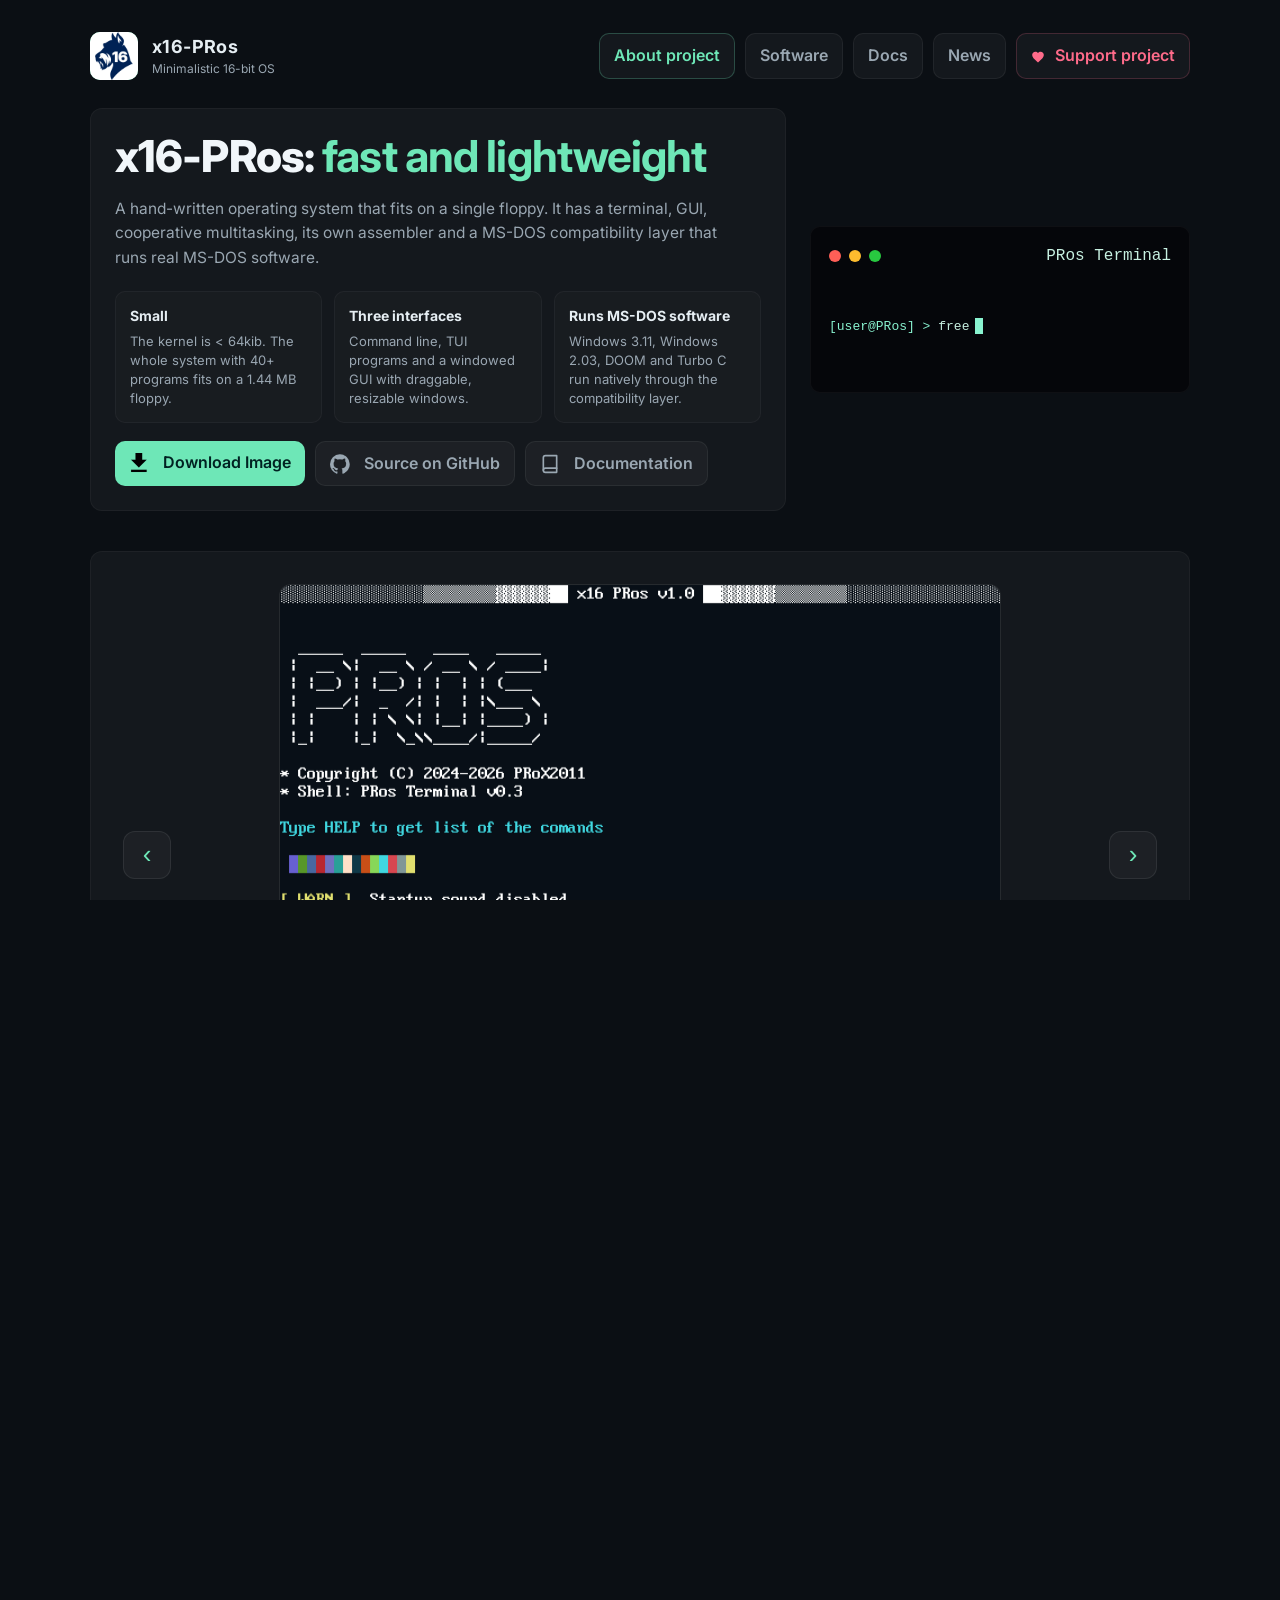
<file: index.html>
<!doctype html>
<html lang="en">
<head>
  <meta charset="utf-8" />
  <meta name="viewport" content="width=device-width,initial-scale=1" />
  <link rel="icon" href="favicon.ico" type="image/x-icon" />

  <link rel="preconnect" href="https://fonts.googleapis.com">
  <link rel="preconnect" href="https://fonts.gstatic.com" crossorigin>
  <link href="https://fonts.googleapis.com/css2?family=Inter:wght@400;500;600;700;800&family=JetBrains+Mono:wght@400;500;700&display=swap" rel="stylesheet">

  <link href="styles/base.css" rel="stylesheet" />
  <link href="styles/layout.css" rel="stylesheet" />
  <link href="styles/components.css" rel="stylesheet" />
  <link href="styles/effects.css" rel="stylesheet" />
  <link href="styles/gallery.css" rel="stylesheet" />
  <link href="styles/software.css" rel="stylesheet" />
  <link href="styles/docs.css" rel="stylesheet" />
  <link href="styles/credits.css" rel="stylesheet" />
  <link href="styles/modal.css" rel="stylesheet" />
  <link href="styles/dev-features.css" rel="stylesheet" />
  <link href="styles/news.css" rel="stylesheet" />
  <link href="styles/pages.css" rel="stylesheet" />
  <link href="styles/responsive.css" rel="stylesheet" />

  <title>x16-PRos: a 16-bit operating system written in NASM</title>
  <meta name="description" content="x16-PRos is a minimalist 16-bit OS written in pure x86 assembly. It has a terminal, GUI, cooperative multitasking, its own assembler and a MS-DOS compatibility layer that runs real MS-DOS software.." />
</head>
<body>

<button id="scrollTopBtn" aria-label="Scroll to top">
  <svg xmlns="http://www.w3.org/2000/svg" width="200" height="200" viewBox="0 0 717 614">
    <path fill="currentColor" d="M360 337L115 582L0 464l354-355l363 363l-112 112z"/>
  </svg>
</button>

<div class="sky-container">
  <span class="star"></span><span class="star"></span><span class="star"></span>
  <span class="star"></span><span class="star"></span>
</div>

<div class="container">

  <header>
    <a class="brand" href="index.html">
      <div class="logo"><img src="logo.png" alt="x16-PRos Logo"></div>
      <div>
        <h1>x16-PRos</h1>
        <div style="font-size:12px;color:var(--muted)">Minimalistic 16-bit OS</div>
      </div>
    </a>
    <nav class="nav">
        <a class="btn active" href="index.html">About project</a>
        <a class="btn" href="software.html">Software</a>
        <a class="btn" href="docs/index.html">Docs</a>
        <a class="btn" href="news.html">News</a>
        <a class="btn support" href="https://dalink.to/PRoXdev" target="_blank" rel="noopener"><svg xmlns="http://www.w3.org/2000/svg" width="16" height="16" viewBox="0 0 24 24" fill="currentColor" stroke="none"><path d="M12 21.35l-1.45-1.32C5.4 15.36 2 12.28 2 8.5 2 5.42 4.42 3 7.5 3c1.74 0 3.41.81 4.5 2.09C13.09 3.81 14.76 3 16.5 3 19.58 3 22 5.42 22 8.5c0 3.78-3.4 6.86-8.55 11.54L12 21.35z"/></svg> Support project</a>
    </nav>
  </header>

  <main id="mainContent">

    <!-- Hero -->
    <section class="hero">
      <div class="panel reveal">
        <h2 class="headline">x16-PRos: <span class="headline-accent">fast and lightweight</span></h2>
        <p class="lead">A hand-written operating system that fits on a single floppy. It has a terminal, GUI, cooperative multitasking, its own
        assembler and a MS-DOS compatibility layer that runs real MS-DOS software.</p>

        <div class="features">
          <div class="feature">
            <h3>Small</h3>
            <p>The kernel is < 64kib. The whole system with 40+ programs fits on a 1.44 MB floppy.</p>
          </div>
          <div class="feature">
            <h3>Three interfaces</h3>
            <p>Command line, TUI programs and a windowed GUI with draggable, resizable windows.</p>
          </div>
          <div class="feature">
            <h3>Runs MS-DOS software</h3>
            <p>Windows 3.11, Windows 2.03, DOOM and Turbo C run natively through the compatibility layer.</p>
          </div>
        </div>

        <div style="margin-top:18px;display:flex;gap:10px;flex-wrap:wrap">
          <a class="btn primary" href="#download" aria-label="Download x16-PRos Image">
            <svg xmlns="http://www.w3.org/2000/svg" width="200" height="200" viewBox="0 0 304 384">
              <path fill="#000000" d="M299 128L149 277L0 128h85V0h128v128h86zM0 320h299v43H0v-43z"/>
            </svg> Download Image
          </a>
          <a class="btn" href="https://github.com/PRoX2011/x16-PRos/" target="_blank" rel="noopener" aria-label="View Source on GitHub">
            <svg xmlns="http://www.w3.org/2000/svg" width="200" height="200" viewBox="0 0 432 416">
              <path fill="currentColor" d="M213.5 0q88.5 0 151 62.5T427 213q0 70-41 125.5T281 416q-14 2-14-11v-58q0-27-15-40q44-5 70.5-27t26.5-77q0-34-22-58q11-26-2-57q-18-5-58 22q-26-7-54-7t-53 7q-18-12-32.5-17.5T107 88h-6q-12 31-2 57q-22 24-22 58q0 55 27 77t70 27q-11 10-13 29q-42 18-62-18q-12-20-33-22q-2 0-4.5.5t-5 3.5t8.5 9q14 7 23 31q1 2 2 4.5t6.5 9.5t13 10.5T130 371t30-2v36q0 13-14 11q-64-22-105-77.5T0 213q0-88 62.5-150.5T213.5 0z"/>
            </svg> Source on GitHub
          </a>
          <a class="btn" href="docs/index.html" aria-label="Read Documentation">
            <svg xmlns="http://www.w3.org/2000/svg" width="200" height="200" viewBox="0 0 24 24">
              <g fill="none" stroke="currentColor" stroke-linecap="round" stroke-linejoin="round" stroke-width="2">
                <path d="M4 19.5A2.5 2.5 0 0 1 6.5 17H20"/>
                <path d="M6.5 2H20v20H6.5A2.5 2.5 0 0 1 4 19.5v-15A2.5 2.5 0 0 1 6.5 2z"/>
              </g>
            </svg> Documentation
          </a>
        </div>
      </div>

      <aside class="term reveal delay" aria-label="Terminal emulation">
        <div class="bar">
          <div class="dot"></div><div class="dot yellow"></div><div class="dot green"></div>
          <div style="flex:1"></div>
          <div class="small">PRos Terminal</div>
        </div>
        <div class="cmd" id="terminal">
          <div><span class="prompt">[user@PRos] &gt;</span> <span id="typed">boot</span><span class="cursor" aria-hidden="true"></span></div>
        </div>
      </aside>
    </section>

    <!-- Gallery -->
    <section class="hero2 gallery-section">
      <div class="panel reveal">
        <div class="gallery-container">
          <button class="gallery-nav prev" aria-label="Previous screenshot">&lsaquo;</button>
          <div class="gallery-image-wrapper">
            <img id="galleryImage" src="images/screenshots/terminal.png" alt="PRos Terminal">
          </div>
          <button class="gallery-nav next" aria-label="Next screenshot">&rsaquo;</button>
        </div>
        <div class="gallery-dots" id="galleryDots" role="tablist" aria-label="Screenshots"></div>
      </div>
    </section>

    <!-- MS-DOS compatibility -->
    <section class="hero2" id="msdos">
      <div class="panel reveal">
        <div class="section-head">
          <h2>MS-DOS сompatibility</h2>
          <p>x16-PRos emulates the MS-DOS system call on top of it`s kernel, enabling the native execution of .COM and .EXE (MZ) programs. Compatibility is not yet complete, but it is being actively improved. At the moment, a large number of programs are already running.</p>
          <p></p>
        </div>

        <div class="compat-grid">
          <figure class="compat-item">
            <img src="images/compat/WIN311.png" alt="Windows 3.11 running on x16-PRos" loading="lazy">
            <figcaption class="body">
              <h4>Windows 3.11</h4>
            </figcaption>
          </figure>
          <figure class="compat-item">
            <img src="images/compat/WOLF3D.png" alt="Wolfenstein 3D running on x16-PRos" loading="lazy">
            <figcaption class="body">
              <h4>Wolfenstein 3D</h4>
            </figcaption>
          </figure>
          <figure class="compat-item">
            <img src="images/compat/WIN101.png" alt="Windows 1.01 running on x16-PRos" loading="lazy">
            <figcaption class="body">
              <h4>Windows 1.01</h4>
            </figcaption>
          </figure>
          <figure class="compat-item">
            <img src="images/compat/WIN203.png" alt="Windows 2.03 running on x16-PRos" loading="lazy">
            <figcaption class="body">
              <h4>Windows 2.03</h4>
            </figcaption>
          </figure>
          <figure class="compat-item">
            <img src="images/compat/DOOM.png" alt="DOOM running on x16-PRos" loading="lazy">
            <figcaption class="body">
              <h4>DOOM</h4>
            </figcaption>
          </figure>
          <figure class="compat-item">
            <img src="images/compat/TURBOC.png" alt="Turbo C 2.0 running on x16-PRos" loading="lazy">
            <figcaption class="body">
              <h4>Turbo C 2.0</h4>
            </figcaption>
          </figure>
        </div>
      </div>
    </section>

    <!-- Software -->
    <section class="hero2">
      <div class="panel reveal">
        <div class="entry-card">
          <div>
            <div class="section-head">
              <span class="eyebrow"></span>
              <h2>40+ built-it programs</h2>
              <p>Standard software package includes editors, file utilities, a native assembler, hex editor, media players, games and windowed GUI applications.</p>
            </div>
            <a class="btn primary" href="software.html">Browse the software package</a>
          </div>
          <div class="shots">
            <img src="images/screenshots/programs/GUI/EYES.png" alt="PRASM" loading="lazy">
            <img src="images/screenshots/programs/FETCH.png" alt="ED" loading="lazy">
            <img src="images/screenshots/programs/LAUNCH.png" alt="PAINT" loading="lazy">
            <img src="images/screenshots/programs/TREE.png" alt="CALC.PLE" loading="lazy">
          </div>
        </div>
      </div>
    </section>

    <!-- System Requirements -->
    <section id="about" class="hero2">
      <div class="panel reveal">
        <div class="section-head center">
          <h2>System requirements</h2>
        </div>
        <div class="requirements-table">
          <div class="req-column">
            <h4 class="req-title minimal">Required</h4>
            <ul class="req-list">
              <li><strong>CPU:</strong> Intel 80386</li>
              <li><strong>RAM:</strong> 640 KB conventional</li>
              <li><strong>Video:</strong> VGA</li>
              <li><strong>Storage:</strong> 1.44 MB floppy</li>
              <li><strong>Input:</strong> PS/2 or USB keyboard</li>
              <li><strong>Firmware:</strong> BIOS, or UEFI with CSM</li>
            </ul>
          </div>
          <div class="req-column">
            <h4 class="req-title recommended">Recommended</h4>
            <ul class="req-list">
              <li><strong>CPU:</strong> Intel 80486 or better</li>
              <li><strong>RAM:</strong> 640 KB conventional</li>
              <li><strong>Video:</strong> VGA</li>
              <li><strong>Storage:</strong> hard disk (5 MB or more)</li>
              <li><strong>Input:</strong> keyboard and PS/2 mouse</li>
              <li><strong>Firmware:</strong> BIOS, or UEFI with CSM</li>
              <li><strong>Sound:</strong> PC speaker</li>
            </ul>
          </div>
        </div>
      </div>
    </section>

    <!-- Running -->
    <section class="hero running-section">
      <div class="panel reveal">
        <div class="section-head">
          <h2>Running x16-PRos</h2>
          <p>Write the image to a USB stick and boot a real machine, or start it in an emulator.</p>
        </div>
        <div class="run-options">
          <a class="btn run-btn real" href="docs/real-hardware.html">
            <svg xmlns="http://www.w3.org/2000/svg" width="24" height="24" viewBox="0 0 24 24" fill="none" stroke="currentColor" stroke-width="2" stroke-linecap="round" stroke-linejoin="round">
              <rect width="14" height="8" x="5" y="2" rx="2"/><rect width="20" height="8" x="2" y="14" rx="2"/>
              <path d="M6 18h2"/><path d="M12 18h6"/>
            </svg> Real hardware
          </a>
          <a class="btn run-btn emu" href="docs/emulator.html">
            <svg xmlns="http://www.w3.org/2000/svg" width="24" height="24" viewBox="0 0 24 24" fill="none" stroke="currentColor" stroke-width="2" stroke-linecap="round" stroke-linejoin="round">
              <path d="M11.017 2.814a1 1 0 0 1 1.966 0l1.051 5.558a2 2 0 0 0 1.594 1.594l5.558 1.051a1 1 0 0 1 0 1.966l-5.558 1.051a2 2 0 0 0-1.594 1.594l-1.051 5.558a1 1 0 0 1-1.966 0l-1.051-5.558a2 2 0 0 0-1.594-1.594l-5.558-1.051a1 1 0 0 1 0-1.966l5.558-1.051a2 2 0 0 0 1.594-1.594z"/>
            </svg> Emulator
          </a>
        </div>
      </div>

      <aside class="term reveal delay" aria-label="Terminal emulation">
        <div class="bar">
          <div class="dot"></div><div class="dot yellow"></div><div class="dot green"></div>
          <div style="flex:1"></div>
          <div class="small">bash</div>
        </div>
        <div class="cmd">
          <div><span class="prompt">user@linux:~/x16-PRos$</span> <span id="emuTyped">QEMU</span><span class="cursor" aria-hidden="true"></span></div>
        </div>
      </aside>
    </section>

    <!-- Credits -->
    <section class="hero2 dev-section">
      <div class="panel reveal">
        <div class="section-head">
          <h2>Credits</h2>
          <p>Everyone who wrote code, reported bugs or supported the project.</p>
        </div>
        <div class="developers">
          <div class="developer lead-dev">
            <img src="images/devs/prox.jpg" alt="" class="avatar">
            <div class="dev-info">
              <h3 class="dev-name">PRoX-dev</h3>
              <p class="dev-desc">Lead developer. Kernel, terminal, drivers, API, GUI, MS-DOS compatibility layer, PRASM and most of the software package creator.</p>
            </div>
          </div>
          <div class="developer">
            <img src="images/devs/desvor.jpg" alt="" class="avatar">
            <div class="dev-info">
              <h3 class="dev-name">Desvor</h3>
              <p class="dev-desc">Creator of the "ED" editor and its manual. Added command-line history to PRos Terminal</p>
            </div>
          </div>
          <div class="developer">
            <img src="images/devs/qwez-dev.jpg" alt="" class="avatar">
            <div class="dev-info">
              <h3 class="dev-name">Qwez-dev</h3>
              <p class="dev-desc">Creator of the Space Arcade game and the Windows build scripts.</p>
            </div>
          </div>
          <div class="developer">
            <img src="images/devs/hanakbe.jpg" alt="" class="avatar">
            <div class="dev-info">
              <h3 class="dev-name">Han Akbe <span class="sponsor-tag">sponsor</span></h3>
              <p class="dev-desc">Corrected grammar across the documentation, edited and improved kernel code, developed libc for x16-PRos. Also supported the project financially.</p>
            </div>
          </div>
          <div class="developer">
            <img src="images/devs/ilnar.jpg" alt="" class="avatar">
            <div class="dev-info">
              <h3 class="dev-name">Ilnar Karazbaev <span class="sponsor-tag">sponsor</span></h3>
              <p class="dev-desc">Creator of the MEMORY program and a developer of libc for x16-PRos.</p>
            </div>
          </div>
          <div class="developer">
            <img src="images/devs/saeta.jpg" alt="" class="avatar">
            <div class="dev-info">
              <h3 class="dev-name">Saeta</h3>
              <p class="dev-desc">Fixed a serious file system API bug, wrote the first version of CALC and added command-line arguments for PLE programs.</p>
            </div>
          </div>
          <div class="developer">
            <img src="images/devs/loxete.jpg" alt="" class="avatar">
            <div class="dev-info">
              <h3 class="dev-name">Loxsete</h3>
              <p class="dev-desc">Creator of BCHART and the GUI wallpapers. Helped with kernel code early on.</p>
            </div>
          </div>
          <div class="developer">
            <img src="images/devs/gabriel.jpg" alt="" class="avatar">
            <div class="dev-info">
              <h3 class="dev-name">Gabriel</h3>
              <p class="dev-desc">Creator of the PROCENTC percentages calculator.</p>
            </div>
          </div>
          <div class="developer">
            <img src="images/devs/andrey.jpg" alt="" class="avatar">
            <div class="dev-info">
              <h3 class="dev-name">Cuzhima</h3>
              <p class="dev-desc">Creator of the HEXEDIT hex editor.</p>
            </div>
          </div>
          <div class="developer">
            <img src="images/devs/dexoron.jpg" alt="" class="avatar">
            <div class="dev-info">
              <h3 class="dev-name">Dexoron</h3>
              <p class="dev-desc">Co-author of TETRIS.</p>
            </div>
          </div>
          <div class="developer">
            <img src="images/devs/litvincode.jpg" alt="" class="avatar">
            <div class="dev-info">
              <h3 class="dev-name">litvincode</h3>
              <p class="dev-desc">Creator of the v0.2 calculator.</p>
            </div>
          </div>
        </div>

        <div class="sponsors">
          <h3>Sponsors</h3>
          <p>People who backed the project with money. Thank you sooo much!</p>
          <ul class="sponsor-list">
          <li><span class="who">anarh1st47</span><span class="amt">10 000 RUB</span></li>
          <li><span class="who">Vokich</span><span class="amt">1 100 RUB</span></li>
          <li><span class="who">Green_Bushy</span><span class="amt">1 024 RUB</span></li>
          <li><span class="who">PetruCHIOrus</span><span class="amt">750 RUB</span></li>
          <li><span class="who">Eduard</span><span class="amt">700 RUB (10 USD)</span></li>
          <li><span class="who">Leonid</span><span class="amt">500 RUB</span></li>
          <li><span class="who">Vasily Novosad</span><span class="amt">500 RUB</span></li>
          <li><span class="who">tanushqn</span><span class="amt">400 RUB</span></li>
          <li><span class="who">QQQ</span><span class="amt">300 RUB</span></li>
          <li><span class="who">tomoko</span><span class="amt">248 RUB</span></li>
          <li><span class="who">Dexoron</span><span class="amt">163.95 RUB (861 KZT)</span></li>
          <li><span class="who">relya</span><span class="amt">150 RUB</span></li>
          <li><span class="who">Tabako</span><span class="amt">150 RUB</span></li>
          <li><span class="who">sdkam</span><span class="amt">100 RUB</span></li>
          <li><span class="who">Nortyashka</span><span class="amt">70 RUB</span></li>
          <li><span class="who">Бочка</span><span class="amt">60 RUB</span></li>
          <li><span class="who">KlasterK</span><span class="amt">50 RUB</span></li>
          <li><span class="who">ayano4ka1338</span><span class="amt">50 RUB</span></li>
          </ul>
        </div>
      </div>
    </section>

  </main>

<!-- Download modal -->
<div id="downloadModal" class="modal-overlay">
  <div class="modal modal-download" role="dialog" aria-modal="true" aria-labelledby="dlTitle">
    <button class="modal-close" aria-label="Close">&times;</button>

    <div class="dl-hero">
      <svg class="dl-floppy" viewBox="0 0 64 64" role="img" aria-label="Floppy disk">
        <path class="fd-body" d="M6 9a3 3 0 0 1 3-3h37l12 12v37a3 3 0 0 1-3 3H9a3 3 0 0 1-3-3z"/>
        <path class="fd-fold" d="M46 6l12 12H46z"/>
        <rect class="fd-shutter" x="20" y="6" width="17" height="17" rx="1"/>
        <rect class="fd-slot" x="30" y="9" width="4" height="11" rx="1"/>
        <rect class="fd-label" x="14" y="33" width="36" height="25" rx="2"/>
        <line class="fd-rule" x1="18" y1="52" x2="46" y2="52"/>
      </svg>

      <h3 id="dlTitle">x16-PRos v1.1 (latest)</h3>
    </div>

    <a class="dl-btn" href="disk_images/x16-PRos v1.1.img" download>Download</a>

    <p class="dl-hint">Write it raw to a USB stick or a floppy, or hand it straight to an emulator.
    <a href="docs/real-hardware.html">How to do that</a>.</p>

    <details class="older-versions">
      <summary><span>Older versions</span></summary>
      <div class="older-versions-grid">
        <a href="disk_images/x16-PRos v1.0.img" download>v1.0</a>
        <a href="disk_images/x16-PRos v0.9.img" download>v0.9</a>
        <a href="disk_images/x16-PRos v0.8.img" download>v0.8</a>
        <a href="disk_images/x16-PRos v0.7.img" download>v0.7</a>
        <a href="disk_images/x16-PRos v0.6.5.img" download>v0.6.5</a>
        <a href="disk_images/x16-PRos v0.6.img" download>v0.6</a>
        <a href="disk_images/x16-PRos v0.5.9.img" download>v0.5.9</a>
        <a href="disk_images/x16-PRos v0.5.img" download>v0.5</a>
        <a href="disk_images/x16-PRos v0.4.img" download>v0.4</a>
        <a href="disk_images/x16-PRos v0.3.img" download>v0.3</a>
        <a href="disk_images/x16-PRos v0.2.img" download>v0.2</a>
      </div>
    </details>
  </div>
</div>

<div id="fullscreenGallery" class="fs-overlay">
  <button class="fs-close">&#x2715;</button>
  <button class="fs-prev">&lsaquo;</button>
  <img class="fs-image">
  <button class="fs-next">&rsaquo;</button>
</div>


  <footer>
    <div>Licensed under <a href="https://opensource.org/license/BSD-3-clause">3-Clause BSD</a>. Copyright 2025-2026, PRosDev.org</div>
  </footer>
</div>

<script src="js/data/galleryData.js" defer></script>
<script src="js/ui/downloadModal.js" defer></script>
<script src="js/ui/typingAnimations.js" defer></script>
<script src="js/ui/scrollTop.js" defer></script>
<script src="js/ui/gallery.js" defer></script>
<script src="js/app.js" defer></script>

</body>
</html>
</file>
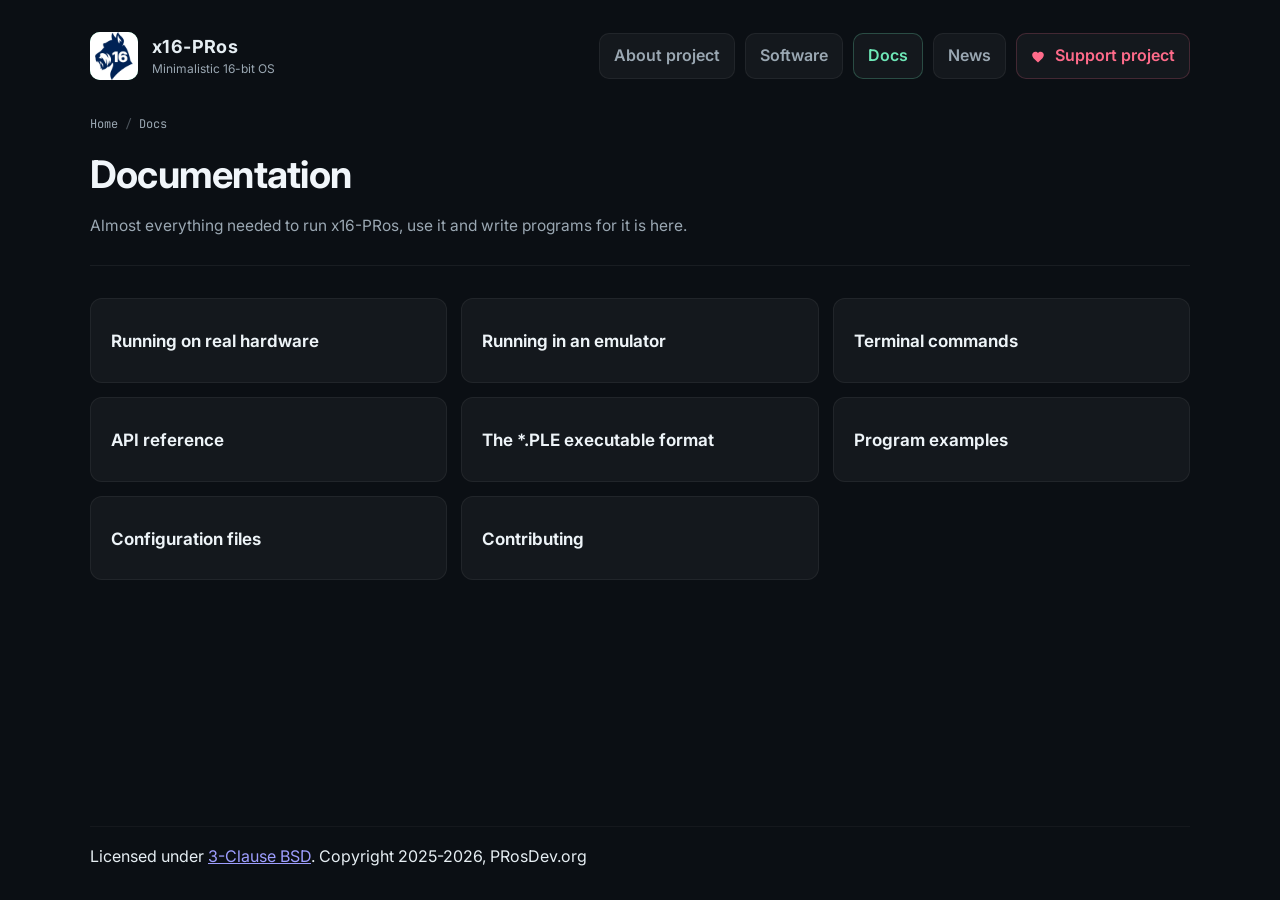
<file: docs/index.html>
<!doctype html>
<html lang="en">
<head>
  <meta charset="utf-8" />
  <meta name="viewport" content="width=device-width,initial-scale=1" />
  <link rel="icon" href="../favicon.ico" type="image/x-icon" />

  <link rel="preconnect" href="https://fonts.googleapis.com">
  <link rel="preconnect" href="https://fonts.gstatic.com" crossorigin>
  <link href="https://fonts.googleapis.com/css2?family=Inter:wght@400;500;600;700;800&family=JetBrains+Mono:wght@400;500;700&display=swap" rel="stylesheet">

  <link href="../styles/base.css" rel="stylesheet" />
  <link href="../styles/layout.css" rel="stylesheet" />
  <link href="../styles/components.css" rel="stylesheet" />
  <link href="../styles/effects.css" rel="stylesheet" />
  <link href="../styles/gallery.css" rel="stylesheet" />
  <link href="../styles/software.css" rel="stylesheet" />
  <link href="../styles/docs.css" rel="stylesheet" />
  <link href="../styles/credits.css" rel="stylesheet" />
  <link href="../styles/modal.css" rel="stylesheet" />
  <link href="../styles/dev-features.css" rel="stylesheet" />
  <link href="../styles/news.css" rel="stylesheet" />
  <link href="../styles/pages.css" rel="stylesheet" />
  <link href="../styles/responsive.css" rel="stylesheet" />

  <title>x16-PRos: documentation</title>
  <meta name="description" content="Documentation for x16-PRos: installing, the terminal, the system API, the MS-DOS layer and the PLE format." />
</head>
<body>

<button id="scrollTopBtn" aria-label="Scroll to top">
  <svg xmlns="http://www.w3.org/2000/svg" width="200" height="200" viewBox="0 0 717 614">
    <path fill="currentColor" d="M360 337L115 582L0 464l354-355l363 363l-112 112z"/>
  </svg>
</button>

<div class="sky-container">
  <span class="star"></span><span class="star"></span><span class="star"></span>
  <span class="star"></span><span class="star"></span>
</div>

<div class="container">

  <header>
    <a class="brand" href="../index.html">
      <div class="logo"><img src="../logo.png" alt="x16-PRos Logo"></div>
      <div>
        <h1>x16-PRos</h1>
        <div style="font-size:12px;color:var(--muted)">Minimalistic 16-bit OS</div>
      </div>
    </a>
    <nav class="nav">
        <a class="btn" href="../index.html">About project</a>
        <a class="btn" href="../software.html">Software</a>
        <a class="btn active" href="../docs/index.html">Docs</a>
        <a class="btn" href="../news.html">News</a>
        <a class="btn support" href="https://dalink.to/PRoXdev" target="_blank" rel="noopener"><svg xmlns="http://www.w3.org/2000/svg" width="16" height="16" viewBox="0 0 24 24" fill="currentColor" stroke="none"><path d="M12 21.35l-1.45-1.32C5.4 15.36 2 12.28 2 8.5 2 5.42 4.42 3 7.5 3c1.74 0 3.41.81 4.5 2.09C13.09 3.81 14.76 3 16.5 3 19.58 3 22 5.42 22 8.5c0 3.78-3.4 6.86-8.55 11.54L12 21.35z"/></svg> Support project</a>
    </nav>
  </header>

  <div class="page-head">
    <div class="crumbs"><a href="../index.html">Home</a><span>/</span>Docs</div>
    <h1>Documentation</h1>
    <p>Almost everything needed to run x16-PRos, use it and write programs for it is here.</p>
  </div>

  <div class="doc-index">
    <a class="doc-card" href="real-hardware.html">
      <h3>Running on real hardware</h3>
    </a>
    <a class="doc-card" href="emulator.html">
      <h3>Running in an emulator</h3>
    </a>
    <a class="doc-card" href="terminal.html">
      <h3>Terminal commands</h3>
    </a>
    <a class="doc-card" href="api.html">
      <h3>API reference</h3>
    </a>
    <a class="doc-card" href="ple.html">
      <h3>The *.PLE executable format</h3>
    </a>
    <a class="doc-card" href="examples.html">
      <h3>Program examples</h3>
    </a>
    <a class="doc-card" href="https://github.com/PRoX2011/x16-PRos/blob/main/docs/CONFIGURATION.md" target="_blank" rel="noopener">
      <h3>Configuration files</h3>
    </a>
    <a class="doc-card" href="https://github.com/PRoX2011/x16-PRos/blob/main/CONTRIBUTING.md" target="_blank" rel="noopener">
      <h3>Contributing</h3>
    </a>
  </div>


  <footer>
    <div>Licensed under <a href="https://opensource.org/license/BSD-3-clause">3-Clause BSD</a>. Copyright 2025-2026, PRosDev.org</div>
  </footer>
</div>

<script src="../js/ui/scrollTop.js" defer></script>
<script src="../js/app.js" defer></script>

</body>
</html>
</file>
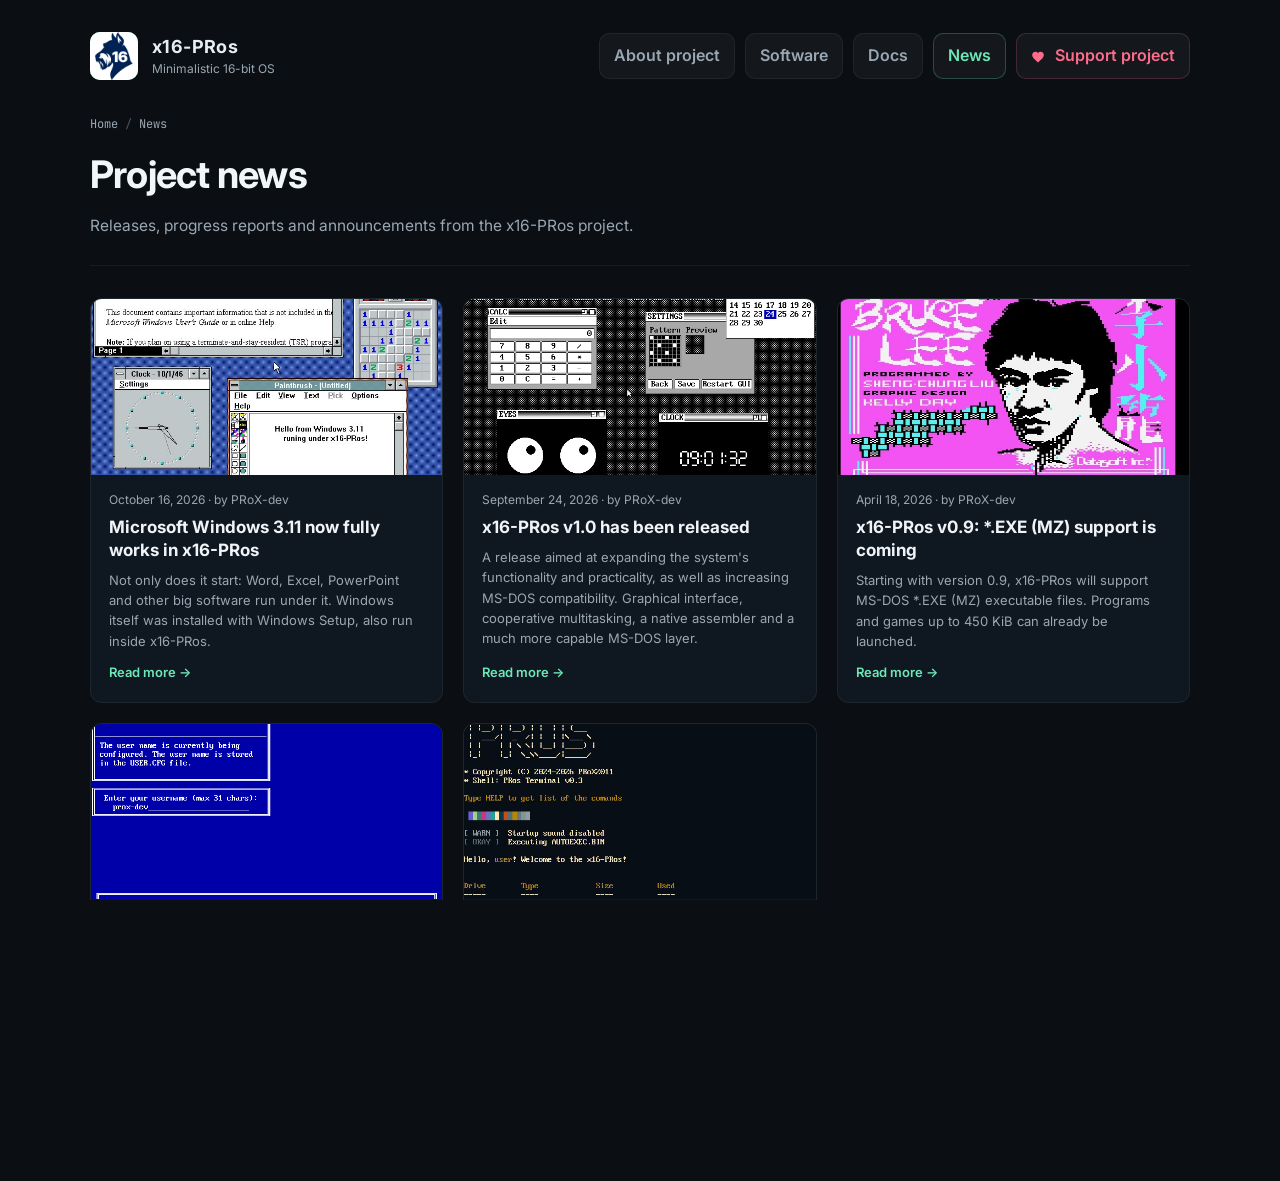
<file: news.html>
<!doctype html>
<html lang="en">
<head>
  <meta charset="utf-8" />
  <meta name="viewport" content="width=device-width,initial-scale=1" />
  <link rel="icon" href="favicon.ico" type="image/x-icon" />

  <link rel="preconnect" href="https://fonts.googleapis.com">
  <link rel="preconnect" href="https://fonts.gstatic.com" crossorigin>
  <link href="https://fonts.googleapis.com/css2?family=Inter:wght@400;500;600;700;800&family=JetBrains+Mono:wght@400;500;700&display=swap" rel="stylesheet">

  <link href="styles/base.css" rel="stylesheet" />
  <link href="styles/layout.css" rel="stylesheet" />
  <link href="styles/components.css" rel="stylesheet" />
  <link href="styles/effects.css" rel="stylesheet" />
  <link href="styles/gallery.css" rel="stylesheet" />
  <link href="styles/software.css" rel="stylesheet" />
  <link href="styles/docs.css" rel="stylesheet" />
  <link href="styles/credits.css" rel="stylesheet" />
  <link href="styles/modal.css" rel="stylesheet" />
  <link href="styles/dev-features.css" rel="stylesheet" />
  <link href="styles/news.css" rel="stylesheet" />
  <link href="styles/pages.css" rel="stylesheet" />
  <link href="styles/responsive.css" rel="stylesheet" />

  <title>x16-PRos: news</title>
  <meta name="description" content="Releases and progress reports from the x16-PRos project." />
</head>
<body>

<button id="scrollTopBtn" aria-label="Scroll to top">
  <svg xmlns="http://www.w3.org/2000/svg" width="200" height="200" viewBox="0 0 717 614">
    <path fill="currentColor" d="M360 337L115 582L0 464l354-355l363 363l-112 112z"/>
  </svg>
</button>

<div class="sky-container">
  <span class="star"></span><span class="star"></span><span class="star"></span>
  <span class="star"></span><span class="star"></span>
</div>

<div class="container">

  <header>
    <a class="brand" href="index.html">
      <div class="logo"><img src="logo.png" alt="x16-PRos Logo"></div>
      <div>
        <h1>x16-PRos</h1>
        <div style="font-size:12px;color:var(--muted)">Minimalistic 16-bit OS</div>
      </div>
    </a>
    <nav class="nav">
        <a class="btn" href="index.html">About project</a>
        <a class="btn" href="software.html">Software</a>
        <a class="btn" href="docs/index.html">Docs</a>
        <a class="btn active" href="news.html">News</a>
        <a class="btn support" href="https://dalink.to/PRoXdev" target="_blank" rel="noopener"><svg xmlns="http://www.w3.org/2000/svg" width="16" height="16" viewBox="0 0 24 24" fill="currentColor" stroke="none"><path d="M12 21.35l-1.45-1.32C5.4 15.36 2 12.28 2 8.5 2 5.42 4.42 3 7.5 3c1.74 0 3.41.81 4.5 2.09C13.09 3.81 14.76 3 16.5 3 19.58 3 22 5.42 22 8.5c0 3.78-3.4 6.86-8.55 11.54L12 21.35z"/></svg> Support project</a>
    </nav>
  </header>

  <div class="page-head">
    <div class="crumbs"><a href="index.html">Home</a><span>/</span>News</div>
    <h1>Project news</h1>
    <p>Releases, progress reports and announcements from the x16-PRos project.</p>
  </div>

  <div class="news-grid" id="newsGrid"></div>

  <div id="newsModal" class="news-modal-overlay">
    <div class="news-modal">
      <button class="news-modal-close" aria-label="Close">&times;</button>
      <div class="news-modal-header">
        <h3 class="news-modal-title"></h3>
        <div class="news-modal-meta"></div>
      </div>
      <div class="news-modal-content"></div>
    </div>
  </div>


  <footer>
    <div>Licensed under <a href="https://opensource.org/license/BSD-3-clause">3-Clause BSD</a>. Copyright 2025-2026, PRosDev.org</div>
  </footer>
</div>

<script src="js/data/newsData.js" defer></script>
<script src="js/ui/news.js" defer></script>
<script src="js/ui/scrollTop.js" defer></script>
<script src="js/app.js" defer></script>

</body>
</html>
</file>
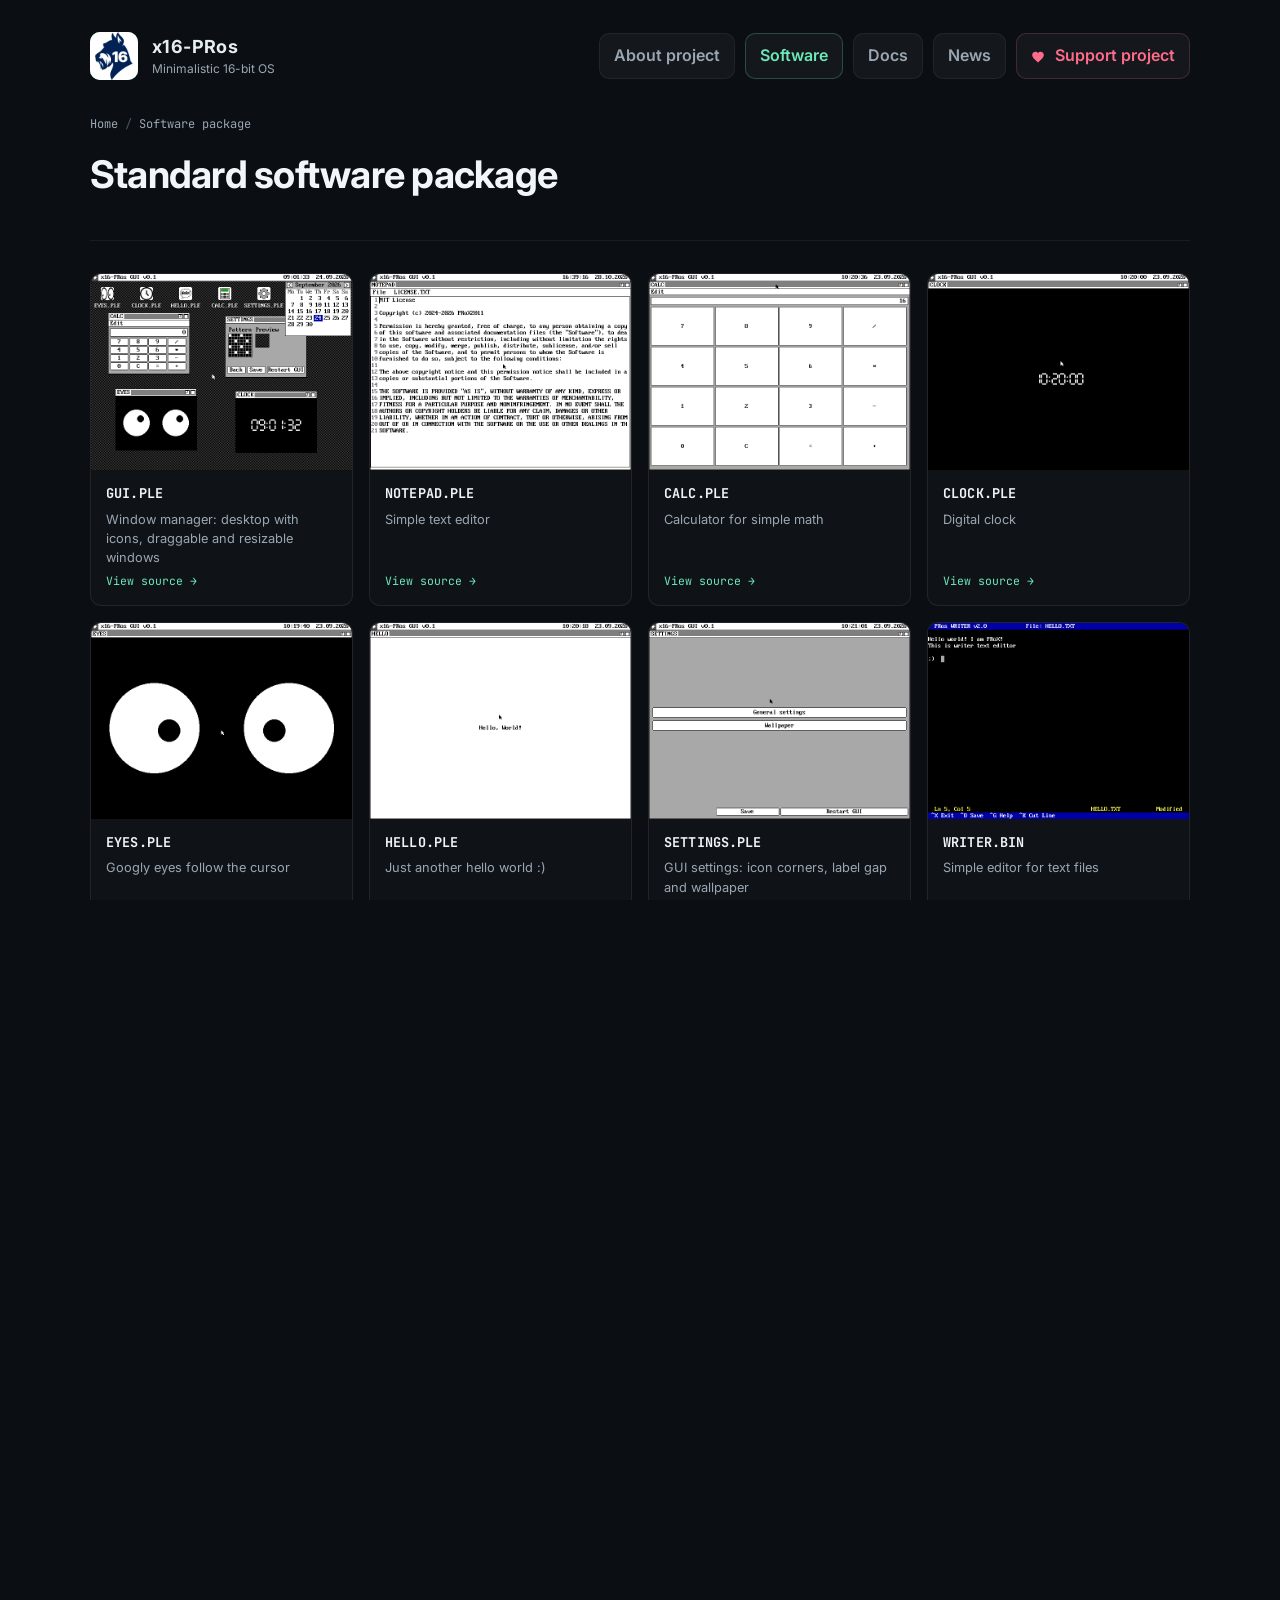
<file: software.html>
<!doctype html>
<html lang="en">
<head>
  <meta charset="utf-8" />
  <meta name="viewport" content="width=device-width,initial-scale=1" />
  <link rel="icon" href="favicon.ico" type="image/x-icon" />

  <link rel="preconnect" href="https://fonts.googleapis.com">
  <link rel="preconnect" href="https://fonts.gstatic.com" crossorigin>
  <link href="https://fonts.googleapis.com/css2?family=Inter:wght@400;500;600;700;800&family=JetBrains+Mono:wght@400;500;700&display=swap" rel="stylesheet">

  <link href="styles/base.css" rel="stylesheet" />
  <link href="styles/layout.css" rel="stylesheet" />
  <link href="styles/components.css" rel="stylesheet" />
  <link href="styles/effects.css" rel="stylesheet" />
  <link href="styles/gallery.css" rel="stylesheet" />
  <link href="styles/software.css" rel="stylesheet" />
  <link href="styles/docs.css" rel="stylesheet" />
  <link href="styles/credits.css" rel="stylesheet" />
  <link href="styles/modal.css" rel="stylesheet" />
  <link href="styles/dev-features.css" rel="stylesheet" />
  <link href="styles/news.css" rel="stylesheet" />
  <link href="styles/pages.css" rel="stylesheet" />
  <link href="styles/responsive.css" rel="stylesheet" />

  <title>x16-PRos: software package</title>
  <meta name="description" content="All 45 programs bundled with x16-PRos, with screenshots and links to the source of each one." />
</head>
<body>

<button id="scrollTopBtn" aria-label="Scroll to top">
  <svg xmlns="http://www.w3.org/2000/svg" width="200" height="200" viewBox="0 0 717 614">
    <path fill="currentColor" d="M360 337L115 582L0 464l354-355l363 363l-112 112z"/>
  </svg>
</button>

<div class="sky-container">
  <span class="star"></span><span class="star"></span><span class="star"></span>
  <span class="star"></span><span class="star"></span>
</div>

<div class="container">

  <header>
    <a class="brand" href="index.html">
      <div class="logo"><img src="logo.png" alt="x16-PRos Logo"></div>
      <div>
        <h1>x16-PRos</h1>
        <div style="font-size:12px;color:var(--muted)">Minimalistic 16-bit OS</div>
      </div>
    </a>
    <nav class="nav">
        <a class="btn" href="index.html">About project</a>
        <a class="btn active" href="software.html">Software</a>
        <a class="btn" href="docs/index.html">Docs</a>
        <a class="btn" href="news.html">News</a>
        <a class="btn support" href="https://dalink.to/PRoXdev" target="_blank" rel="noopener"><svg xmlns="http://www.w3.org/2000/svg" width="16" height="16" viewBox="0 0 24 24" fill="currentColor" stroke="none"><path d="M12 21.35l-1.45-1.32C5.4 15.36 2 12.28 2 8.5 2 5.42 4.42 3 7.5 3c1.74 0 3.41.81 4.5 2.09C13.09 3.81 14.76 3 16.5 3 19.58 3 22 5.42 22 8.5c0 3.78-3.4 6.86-8.55 11.54L12 21.35z"/></svg> Support project</a>
    </nav>
  </header>

  <div class="page-head">
    <div class="crumbs"><a href="index.html">Home</a><span>/</span>Software package</div>
    <h1>Standard software package</h1>
  </div>

  <div class="prog-grid">
      <div class="prog">
        <img src="images/screenshots/gui.png" alt="GUI.PLE" loading="lazy">
        <div class="body">
          <div class="name">GUI.PLE</div>
          <div class="desc">Window manager: desktop with icons, draggable and resizable windows</div>
          <a class="src" href="https://github.com/PRoX2011/x16-PRos/blob/main/programs/PLE/src/gui/gui.asm" target="_blank" rel="noopener">View source &rarr;</a>
        </div>
      </div>
      <div class="prog">
        <img src="images/screenshots/programs/GUI/NOTEPAD.png" alt="NOTEPAD.PLE" loading="lazy">
        <div class="body">
          <div class="name">NOTEPAD.PLE</div>
          <div class="desc">Simple text editor</div>
          <a class="src" href="https://github.com/PRoX2011/x16-PRos/blob/main/programs/PLE/src/windowed/notepad.asm" target="_blank" rel="noopener">View source &rarr;</a>
        </div>
      </div>
      <div class="prog">
        <img src="images/screenshots/programs/GUI/CALC.png" alt="CALC.PLE" loading="lazy">
        <div class="body">
          <div class="name">CALC.PLE</div>
          <div class="desc">Calculator for simple math</div>
          <a class="src" href="https://github.com/PRoX2011/x16-PRos/blob/main/programs/PLE/src/windowed/calc.asm" target="_blank" rel="noopener">View source &rarr;</a>
        </div>
      </div>
      <div class="prog">
        <img src="images/screenshots/programs/GUI/CLOCK.png" alt="CLOCK.PLE" loading="lazy">
        <div class="body">
          <div class="name">CLOCK.PLE</div>
          <div class="desc">Digital clock</div>
          <a class="src" href="https://github.com/PRoX2011/x16-PRos/blob/main/programs/PLE/src/windowed/clock.asm" target="_blank" rel="noopener">View source &rarr;</a>
        </div>
      </div>
      <div class="prog">
        <img src="images/screenshots/programs/GUI/EYES.png" alt="EYES.PLE" loading="lazy">
        <div class="body">
          <div class="name">EYES.PLE</div>
          <div class="desc">Googly eyes follow the cursor</div>
          <a class="src" href="https://github.com/PRoX2011/x16-PRos/blob/main/programs/PLE/src/windowed/eyes.asm" target="_blank" rel="noopener">View source &rarr;</a>
        </div>
      </div>
      <div class="prog">
        <img src="images/screenshots/programs/GUI/HELLO.png" alt="HELLO.PLE" loading="lazy">
        <div class="body">
          <div class="name">HELLO.PLE</div>
          <div class="desc">Just another hello world :)</div>
          <a class="src" href="https://github.com/PRoX2011/x16-PRos/blob/main/programs/PLE/src/windowed/hello.asm" target="_blank" rel="noopener">View source &rarr;</a>
        </div>
      </div>
      <div class="prog">
        <img src="images/screenshots/programs/GUI/SETTINGS.png" alt="SETTINGS.PLE" loading="lazy">
        <div class="body">
          <div class="name">SETTINGS.PLE</div>
          <div class="desc">GUI settings: icon corners, label gap and wallpaper</div>
          <a class="src" href="https://github.com/PRoX2011/x16-PRos/blob/main/programs/PLE/src/windowed/settings.asm" target="_blank" rel="noopener">View source &rarr;</a>
        </div>
      </div>
      <div class="prog">
        <img src="images/screenshots/programs/WRITER.png" alt="WRITER.BIN" loading="lazy">
        <div class="body">
          <div class="name">WRITER.BIN</div>
          <div class="desc">Simple editor for text files</div>
          <a class="src" href="https://github.com/PRoX2011/x16-PRos/blob/main/programs/write.asm" target="_blank" rel="noopener">View source &rarr;</a>
        </div>
      </div>
      <div class="prog">
        <img src="images/screenshots/programs/HEXEDIT.png" alt="HEXEDIT.BIN" loading="lazy">
        <div class="body">
          <div class="name">HEXEDIT.BIN</div>
          <div class="desc">Hex editor</div>
          <a class="src" href="https://github.com/PRoX2011/x16-PRos/blob/main/programs/hexedit.asm" target="_blank" rel="noopener">View source &rarr;</a>
        </div>
      </div>
      <div class="prog">
        <img src="images/screenshots/programs/THEME.png" alt="THEME.BIN" loading="lazy">
        <div class="body">
          <div class="name">THEME.BIN</div>
          <div class="desc">Theme selector, applies one of the bundled colour themes</div>
          <a class="src" href="https://github.com/PRoX2011/x16-PRos/blob/main/programs/theme.asm" target="_blank" rel="noopener">View source &rarr;</a>
        </div>
      </div>
      <div class="prog">
        <img src="images/screenshots/programs/FONT.png" alt="FONT.BIN" loading="lazy">
        <div class="body">
          <div class="name">FONT.BIN</div>
          <div class="desc">Font selector, lists .FNT files from FONTS.DIR and applies them</div>
          <a class="src" href="https://github.com/PRoX2011/x16-PRos/blob/main/programs/font.asm" target="_blank" rel="noopener">View source &rarr;</a>
        </div>
      </div>
      <div class="prog">
        <img src="images/screenshots/programs/SETTINGS.png" alt="SETTINGS.BIN" loading="lazy">
        <div class="body">
          <div class="name">SETTINGS.BIN</div>
          <div class="desc">x16-PRos system settings: username, timezone and more</div>
          <a class="src" href="https://github.com/PRoX2011/x16-PRos/blob/main/programs/settings.asm" target="_blank" rel="noopener">View source &rarr;</a>
        </div>
      </div>
      <div class="prog">
        <img src="images/screenshots/programs/LAUNCH.png" alt="LAUNCH.BIN" loading="lazy">
        <div class="body">
          <div class="name">LAUNCH.BIN</div>
          <div class="desc">TUI program launcher</div>
          <a class="src" href="https://github.com/PRoX2011/x16-PRos/blob/main/programs/launch.asm" target="_blank" rel="noopener">View source &rarr;</a>
        </div>
      </div>
      <div class="prog">
        <img src="images/screenshots/programs/BCHART.png" alt="BCHART.BIN" loading="lazy">
        <div class="body">
          <div class="name">BCHART.BIN</div>
          <div class="desc">Barchart software for creating simple diagrams</div>
          <a class="src" href="https://github.com/PRoX2011/x16-PRos/blob/main/programs/barchart.asm" target="_blank" rel="noopener">View source &rarr;</a>
        </div>
      </div>
      <div class="prog">
        <img src="images/screenshots/programs/CALC.png" alt="CALC.BIN" loading="lazy">
        <div class="body">
          <div class="name">CALC.BIN</div>
          <div class="desc">Simple calculator</div>
          <a class="src" href="https://github.com/PRoX2011/x16-PRos/blob/main/programs/calc.asm" target="_blank" rel="noopener">View source &rarr;</a>
        </div>
      </div>
      <div class="prog">
        <img src="images/screenshots/programs/CALENDAR.png" alt="CALENDAR.BIN" loading="lazy">
        <div class="body">
          <div class="name">CALENDAR.BIN</div>
          <div class="desc">Calendar viewer with month navigation</div>
          <a class="src" href="https://github.com/PRoX2011/x16-PRos/blob/main/programs/calendar.asm" target="_blank" rel="noopener">View source &rarr;</a>
        </div>
      </div>
      <div class="prog">
        <img src="images/screenshots/programs/CHARS.png" alt="CHARS.BIN" loading="lazy">
        <div class="body">
          <div class="name">CHARS.BIN</div>
          <div class="desc">Prints the whole cp866 character set</div>
          <a class="src" href="https://github.com/PRoX2011/x16-PRos/blob/main/programs/chars.asm" target="_blank" rel="noopener">View source &rarr;</a>
        </div>
      </div>
      <div class="prog">
        <img src="images/screenshots/programs/CPU.png" alt="CPU.BIN" loading="lazy">
        <div class="body">
          <div class="name">CPU.BIN</div>
          <div class="desc">Shows CPU and register information</div>
          <a class="src" href="https://github.com/PRoX2011/x16-PRos/blob/main/programs/cpu.asm" target="_blank" rel="noopener">View source &rarr;</a>
        </div>
      </div>
      <div class="prog">
        <img src="images/screenshots/programs/CREDITS.png" alt="CREDITS.BIN" loading="lazy">
        <div class="body">
          <div class="name">CREDITS.BIN</div>
          <div class="desc">Contributors and sponsors list</div>
          <a class="src" href="https://github.com/PRoX2011/x16-PRos/blob/main/programs/credits.asm" target="_blank" rel="noopener">View source &rarr;</a>
        </div>
      </div>
      <div class="prog">
        <img src="images/screenshots/programs/DLIST.png" alt="DLIST.BIN" loading="lazy">
        <div class="body">
          <div class="name">DLIST.BIN</div>
          <div class="desc">Lists the available drives with size and usage</div>
          <a class="src" href="https://github.com/PRoX2011/x16-PRos/blob/main/programs/dlist.asm" target="_blank" rel="noopener">View source &rarr;</a>
        </div>
      </div>
      <div class="prog">
        <img src="images/screenshots/programs/ED.png" alt="ED.BIN" loading="lazy">
        <div class="body">
          <div class="name">ED.BIN</div>
          <div class="desc">Line editor for text files, see EDMAN.TXT</div>
          <a class="src" href="https://github.com/PRoX2011/x16-PRos/blob/main/programs/ed.asm" target="_blank" rel="noopener">View source &rarr;</a>
        </div>
      </div>
      <div class="prog">
        <img src="images/screenshots/programs/FDISK.png" alt="FDISK.BIN" loading="lazy">
        <div class="body">
          <div class="name">FDISK.BIN</div>
          <div class="desc">Floppy disk format utility</div>
          <a class="src" href="https://github.com/PRoX2011/x16-PRos/blob/main/programs/fdisk.asm" target="_blank" rel="noopener">View source &rarr;</a>
        </div>
      </div>
      <div class="prog">
        <img src="images/screenshots/programs/FETCH.png" alt="FETCH.BIN" loading="lazy">
        <div class="body">
          <div class="name">FETCH.BIN</div>
          <div class="desc">Print system fetch (I use PRos btw)</div>
          <a class="src" href="https://github.com/PRoX2011/x16-PRos/blob/main/programs/fetch.asm" target="_blank" rel="noopener">View source &rarr;</a>
        </div>
      </div>
      <div class="prog">
        <img src="images/screenshots/programs/GREP.png" alt="GREP.BIN" loading="lazy">
        <div class="body">
          <div class="name">GREP.BIN</div>
          <div class="desc">Searches a file for a string</div>
          <a class="src" href="https://github.com/PRoX2011/x16-PRos/blob/main/programs/grep.asm" target="_blank" rel="noopener">View source &rarr;</a>
        </div>
      </div>
      <div class="prog">
        <img src="images/screenshots/programs/HEAD.png" alt="HEAD.BIN" loading="lazy">
        <div class="body">
          <div class="name">HEAD.BIN</div>
          <div class="desc">Prints the first 10 lines of a file</div>
          <a class="src" href="https://github.com/PRoX2011/x16-PRos/blob/main/programs/head.asm" target="_blank" rel="noopener">View source &rarr;</a>
        </div>
      </div>
      <div class="prog">
        <img src="images/screenshots/programs/HELLO.png" alt="HELLO.BIN" loading="lazy">
        <div class="body">
          <div class="name">HELLO.BIN</div>
          <div class="desc">Hello world, in English and in Russian</div>
          <a class="src" href="https://github.com/PRoX2011/x16-PRos/blob/main/programs/hello.asm" target="_blank" rel="noopener">View source &rarr;</a>
        </div>
      </div>
      <div class="prog">
        <img src="images/screenshots/programs/HELP.png" alt="HELP.BIN" loading="lazy">
        <div class="body">
          <div class="name">HELP.BIN</div>
          <div class="desc">Shows all kshell commands</div>
          <a class="src" href="https://github.com/PRoX2011/x16-PRos/blob/main/programs/help.asm" target="_blank" rel="noopener">View source &rarr;</a>
        </div>
      </div>
      <div class="prog">
        <img src="images/screenshots/programs/IMFPLAY.png" alt="IMFPLAY.BIN" loading="lazy">
        <div class="body">
          <div class="name">IMFPLAY.BIN</div>
          <div class="desc">IMF music player</div>
          <a class="src" href="https://github.com/PRoX2011/x16-PRos/blob/main/programs/imfplay.asm" target="_blank" rel="noopener">View source &rarr;</a>
        </div>
      </div>
      <div class="prog">
        <img src="images/screenshots/programs/MEMORY.png" alt="MEMORY.BIN" loading="lazy">
        <div class="body">
          <div class="name">MEMORY.BIN</div>
          <div class="desc">Memory viewer</div>
          <a class="src" href="https://github.com/PRoX2011/x16-PRos/blob/main/programs/memory.asm" target="_blank" rel="noopener">View source &rarr;</a>
        </div>
      </div>
      <div class="prog">
        <img src="images/screenshots/programs/PAINT.png" alt="PAINT.BIN" loading="lazy">
        <div class="body">
          <div class="name">PAINT.BIN</div>
          <div class="desc">Paint program</div>
          <a class="src" href="https://github.com/PRoX2011/x16-PRos/blob/main/programs/paint.asm" target="_blank" rel="noopener">View source &rarr;</a>
        </div>
      </div>
      <div class="prog">
        <img src="images/screenshots/programs/PIANO.png" alt="PIANO.BIN" loading="lazy">
        <div class="body">
          <div class="name">PIANO.BIN</div>
          <div class="desc">Simple piano to play melodies using PC Speaker</div>
          <a class="src" href="https://github.com/PRoX2011/x16-PRos/blob/main/programs/piano.asm" target="_blank" rel="noopener">View source &rarr;</a>
        </div>
      </div>
      <div class="prog">
        <img src="images/screenshots/programs/PRASM.png" alt="PRASM.BIN" loading="lazy">
        <div class="body">
          <div class="name">PRASM.BIN</div>
          <div class="desc">Native two-pass assembler</div>
          <a class="src" href="https://github.com/PRoX2011/x16-PRos/blob/main/programs/prasm.asm" target="_blank" rel="noopener">View source &rarr;</a>
        </div>
      </div>
      <div class="prog">
        <img src="images/screenshots/programs/PROCENTC.png" alt="PROCENTC.BIN" loading="lazy">
        <div class="body">
          <div class="name">PROCENTC.BIN</div>
          <div class="desc">Percentages calculator</div>
          <a class="src" href="https://github.com/PRoX2011/x16-PRos/blob/main/programs/procentc.asm" target="_blank" rel="noopener">View source &rarr;</a>
        </div>
      </div>
      <div class="prog">
        <img src="images/screenshots/programs/SETUP.png" alt="SETUP.BIN" loading="lazy">
        <div class="body">
          <div class="name">SETUP.BIN</div>
          <div class="desc">First-boot wizard that installs the OS and sets it up</div>
          <a class="src" href="https://github.com/PRoX2011/x16-PRos/blob/main/programs/setup/setup.asm" target="_blank" rel="noopener">View source &rarr;</a>
        </div>
      </div>
      <div class="prog">
        <img src="images/screenshots/programs/TAIL.png" alt="TAIL.BIN" loading="lazy">
        <div class="body">
          <div class="name">TAIL.BIN</div>
          <div class="desc">Prints the last 10 lines of a file</div>
          <a class="src" href="https://github.com/PRoX2011/x16-PRos/blob/main/programs/tail.asm" target="_blank" rel="noopener">View source &rarr;</a>
        </div>
      </div>
      <div class="prog">
        <img src="images/screenshots/programs/TREE.png" alt="TREE.BIN" loading="lazy">
        <div class="body">
          <div class="name">TREE.BIN</div>
          <div class="desc">Directory tree viewer</div>
          <a class="src" href="https://github.com/PRoX2011/x16-PRos/blob/main/programs/tree.asm" target="_blank" rel="noopener">View source &rarr;</a>
        </div>
      </div>
      <div class="prog">
        <img src="images/screenshots/programs/WAVPLAY.png" alt="WAVPLAY.BIN" loading="lazy">
        <div class="body">
          <div class="name">WAVPLAY.BIN</div>
          <div class="desc">WAV player through Sound Blaster</div>
          <a class="src" href="https://github.com/PRoX2011/x16-PRos/blob/main/programs/wavplay.asm" target="_blank" rel="noopener">View source &rarr;</a>
        </div>
      </div>
      <div class="prog">
        <img src="images/screenshots/programs/BRAINF.png" alt="BRAINF.BIN" loading="lazy">
        <div class="body">
          <div class="name">BRAINF.BIN</div>
          <div class="desc">Brainfuck interpreter</div>
          <a class="src" href="https://github.com/PRoX2011/x16-PRos/blob/main/programs/brainf.asm" target="_blank" rel="noopener">View source &rarr;</a>
        </div>
      </div>
      <div class="prog">
        <img src="images/screenshots/programs/CLOCK.png" alt="CLOCK.BIN" loading="lazy">
        <div class="body">
          <div class="name">CLOCK.BIN</div>
          <div class="desc">Clock application</div>
          <a class="src" href="https://github.com/PRoX2011/x16-PRos/blob/main/programs/clock.asm" target="_blank" rel="noopener">View source &rarr;</a>
        </div>
      </div>
      <div class="prog">
        <img src="images/screenshots/programs/EYE.png" alt="EYE.BIN" loading="lazy">
        <div class="body">
          <div class="name">EYE.BIN</div>
          <div class="desc">Eye exercise, follow the dot around the screen</div>
          <a class="src" href="https://github.com/PRoX2011/x16-PRos/blob/main/programs/eye.asm" target="_blank" rel="noopener">View source &rarr;</a>
        </div>
      </div>
      <div class="prog">
        <img src="images/screenshots/programs/MANDEL.png" alt="MANDEL.BIN" loading="lazy">
        <div class="body">
          <div class="name">MANDEL.BIN</div>
          <div class="desc">Mandelbrot set renderer</div>
          <a class="src" href="https://github.com/PRoX2011/x16-PRos/blob/main/programs/mandel.asm" target="_blank" rel="noopener">View source &rarr;</a>
        </div>
      </div>
      <div class="prog">
        <img src="images/screenshots/programs/MINE.png" alt="MINE.BIN" loading="lazy">
        <div class="body">
          <div class="name">MINE.BIN</div>
          <div class="desc">Minesweeper game</div>
          <a class="src" href="https://github.com/PRoX2011/x16-PRos/blob/main/programs/mine.asm" target="_blank" rel="noopener">View source &rarr;</a>
        </div>
      </div>
      <div class="prog">
        <img src="images/screenshots/programs/PONG.png" alt="PONG.BIN" loading="lazy">
        <div class="body">
          <div class="name">PONG.BIN</div>
          <div class="desc">Pong game</div>
          <a class="src" href="https://github.com/PRoX2011/x16-PRos/blob/main/programs/pong.asm" target="_blank" rel="noopener">View source &rarr;</a>
        </div>
      </div>
      <div class="prog">
        <img src="images/screenshots/programs/SPACE.png" alt="SPACE.BIN" loading="lazy">
        <div class="body">
          <div class="name">SPACE.BIN</div>
          <div class="desc">Space arcade game</div>
          <a class="src" href="https://github.com/PRoX2011/x16-PRos/blob/main/programs/space.asm" target="_blank" rel="noopener">View source &rarr;</a>
        </div>
      </div>
      <div class="prog">
        <img src="images/screenshots/programs/TETRIS.png" alt="TETRIS.BIN" loading="lazy">
        <div class="body">
          <div class="name">TETRIS.BIN</div>
          <div class="desc">Tetris game</div>
          <a class="src" href="https://github.com/PRoX2011/x16-PRos/blob/main/programs/tetris.asm" target="_blank" rel="noopener">View source &rarr;</a>
        </div>
      </div>
      <div class="prog">
        <img src="images/screenshots/programs/TETRIS2.png" alt="TETRIS2.BIN" loading="lazy">
        <div class="body">
          <div class="name">TETRIS2.BIN</div>
          <div class="desc">Tetris, but 2</div>
          <a class="src" href="https://github.com/PRoX2011/x16-PRos/blob/main/programs/tetris-df.asm" target="_blank" rel="noopener">View source &rarr;</a>
        </div>
      </div>
  </div>

  <div class="page-head">
    <h1>Drivers</h1>
  </div>

  <div class="prog-grid">
      <div class="prog">
        <img src="images/screenshots/programs/XMS.png" alt="XMS.PLE" loading="lazy">
        <div class="body">
          <div class="name">XMS.PLE</div>
          <div class="desc">Extended memory driver</div>
          <a class="src" href="https://github.com/PRoX2011/x16-PRos/blob/main/programs/PLE/src/xms.asm" target="_blank" rel="noopener">View source &rarr;</a>
        </div>
      </div>
  </div>


  <footer>
    <div>Licensed under <a href="https://opensource.org/license/BSD-3-clause">3-Clause BSD</a>. Copyright 2025-2026, PRosDev.org</div>
  </footer>
</div>

<script src="js/ui/scrollTop.js" defer></script>
<script src="js/app.js" defer></script>

</body>
</html>
</file>
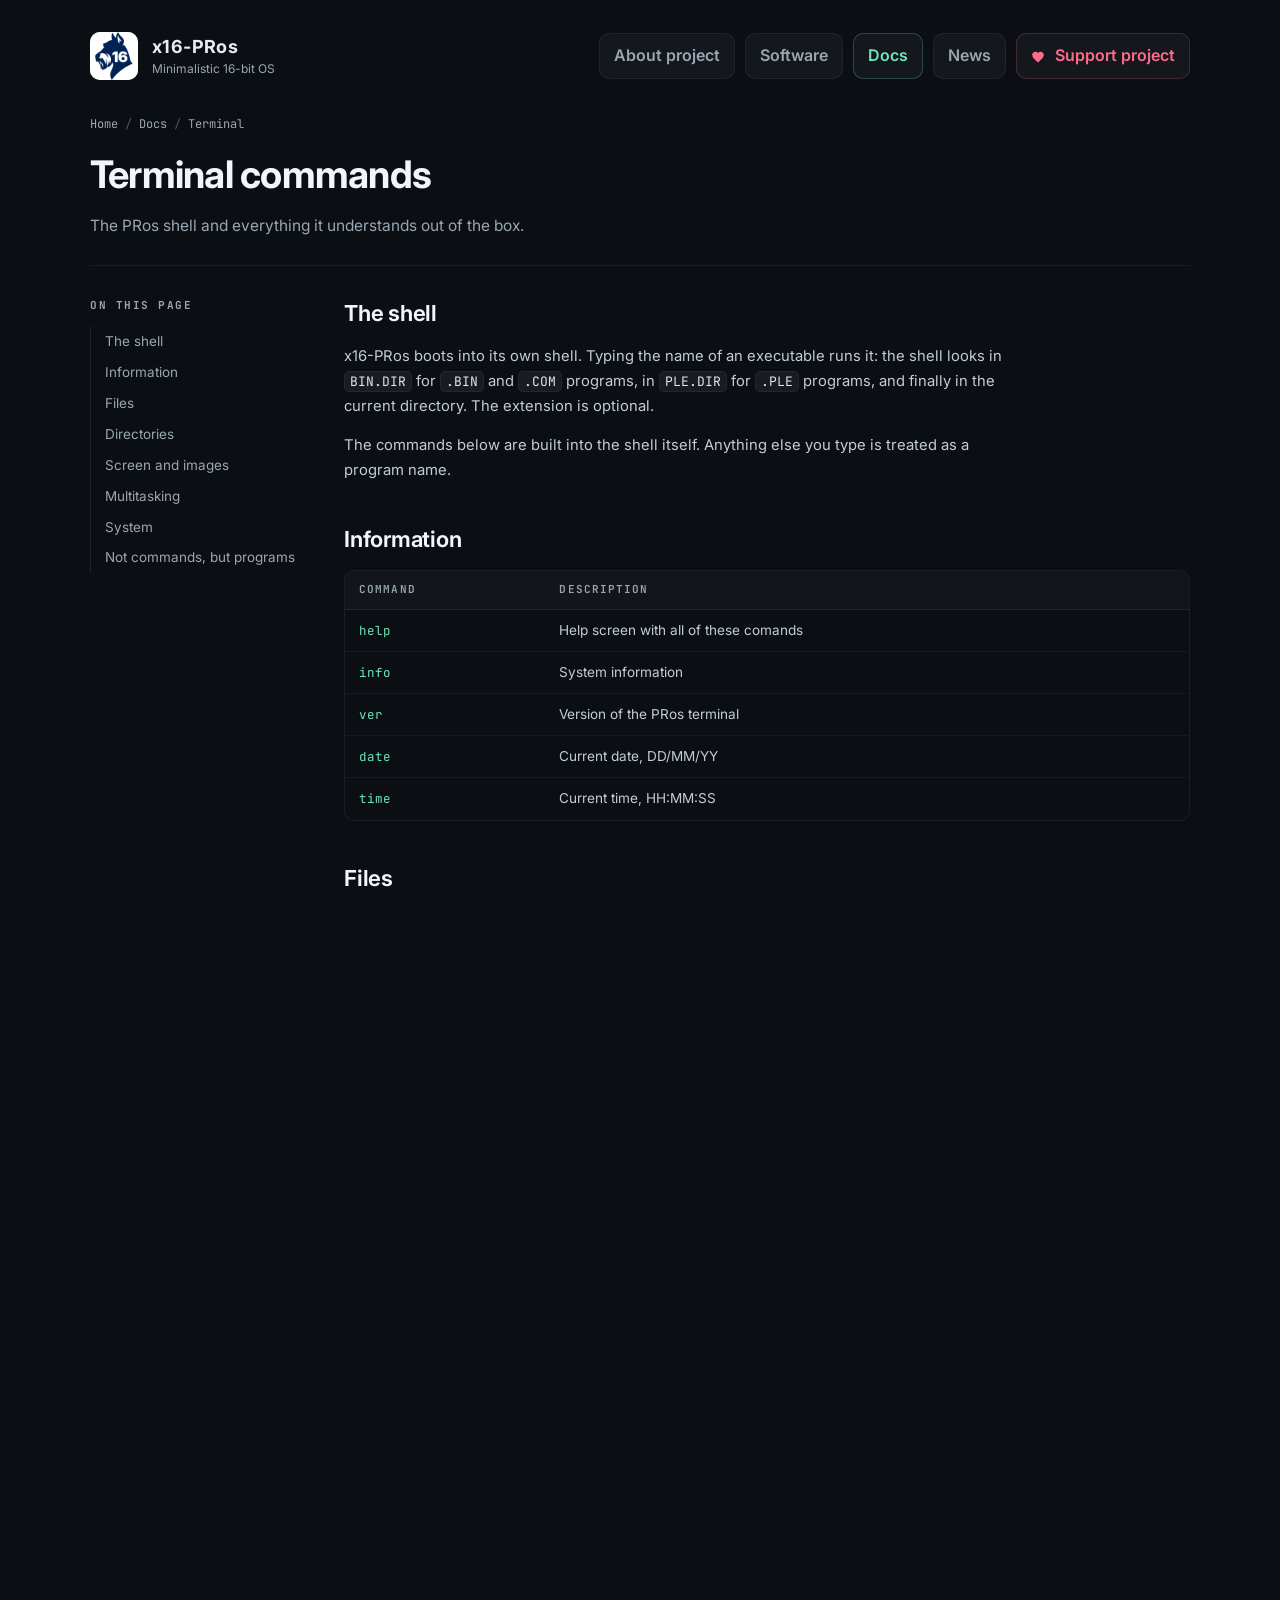
<file: docs/terminal.html>
<!doctype html>
<html lang="en">
<head>
  <meta charset="utf-8" />
  <meta name="viewport" content="width=device-width,initial-scale=1" />
  <link rel="icon" href="../favicon.ico" type="image/x-icon" />

  <link rel="preconnect" href="https://fonts.googleapis.com">
  <link rel="preconnect" href="https://fonts.gstatic.com" crossorigin>
  <link href="https://fonts.googleapis.com/css2?family=Inter:wght@400;500;600;700;800&family=JetBrains+Mono:wght@400;500;700&display=swap" rel="stylesheet">

  <link href="../styles/base.css" rel="stylesheet" />
  <link href="../styles/layout.css" rel="stylesheet" />
  <link href="../styles/components.css" rel="stylesheet" />
  <link href="../styles/effects.css" rel="stylesheet" />
  <link href="../styles/gallery.css" rel="stylesheet" />
  <link href="../styles/software.css" rel="stylesheet" />
  <link href="../styles/docs.css" rel="stylesheet" />
  <link href="../styles/credits.css" rel="stylesheet" />
  <link href="../styles/modal.css" rel="stylesheet" />
  <link href="../styles/dev-features.css" rel="stylesheet" />
  <link href="../styles/news.css" rel="stylesheet" />
  <link href="../styles/pages.css" rel="stylesheet" />
  <link href="../styles/responsive.css" rel="stylesheet" />

  <title>x16-PRos: terminal commands</title>
  <meta name="description" content="Every built-in command of the x16-PRos shell: files, directories, images, multitasking and power." />
</head>
<body>

<button id="scrollTopBtn" aria-label="Scroll to top">
  <svg xmlns="http://www.w3.org/2000/svg" width="200" height="200" viewBox="0 0 717 614">
    <path fill="currentColor" d="M360 337L115 582L0 464l354-355l363 363l-112 112z"/>
  </svg>
</button>

<div class="sky-container">
  <span class="star"></span><span class="star"></span><span class="star"></span>
  <span class="star"></span><span class="star"></span>
</div>

<div class="container">

  <header>
    <a class="brand" href="../index.html">
      <div class="logo"><img src="../logo.png" alt="x16-PRos Logo"></div>
      <div>
        <h1>x16-PRos</h1>
        <div style="font-size:12px;color:var(--muted)">Minimalistic 16-bit OS</div>
      </div>
    </a>
    <nav class="nav">
        <a class="btn" href="../index.html">About project</a>
        <a class="btn" href="../software.html">Software</a>
        <a class="btn active" href="../docs/index.html">Docs</a>
        <a class="btn" href="../news.html">News</a>
        <a class="btn support" href="https://dalink.to/PRoXdev" target="_blank" rel="noopener"><svg xmlns="http://www.w3.org/2000/svg" width="16" height="16" viewBox="0 0 24 24" fill="currentColor" stroke="none"><path d="M12 21.35l-1.45-1.32C5.4 15.36 2 12.28 2 8.5 2 5.42 4.42 3 7.5 3c1.74 0 3.41.81 4.5 2.09C13.09 3.81 14.76 3 16.5 3 19.58 3 22 5.42 22 8.5c0 3.78-3.4 6.86-8.55 11.54L12 21.35z"/></svg> Support project</a>
    </nav>
  </header>

  <div class="page-head">
    <div class="crumbs"><a href="../index.html">Home</a><span>/</span><a href="index.html">Docs</a><span>/</span>Terminal</div>
    <h1>Terminal commands</h1>
    <p>The PRos shell and everything it understands out of the box.</p>
  </div>

  <div class="article">
    <aside class="article-toc">
      <h4>On this page</h4>
      <ul>
        <li><a href="#intro">The shell</a></li>
        <li><a href="#info">Information</a></li>
        <li><a href="#files">Files</a></li>
        <li><a href="#dirs">Directories</a></li>
        <li><a href="#screen">Screen and images</a></li>
        <li><a href="#tasks">Multitasking</a></li>
        <li><a href="#power">System</a></li>
        <li><a href="#programs">Not commands, but programs</a></li>
      </ul>
    </aside>
    <div class="article-body">
      <section id="intro">
        <h2>The shell</h2>
        <p>x16-PRos boots into its own shell. Typing the name of an executable runs it: the shell looks
        in <code>BIN.DIR</code> for <code>.BIN</code> and <code>.COM</code> programs, in
        <code>PLE.DIR</code> for <code>.PLE</code> programs, and finally in the current directory. The
        extension is optional.</p>
        <p>The commands below are built into the shell itself. Anything else you type is treated as a
        program name.</p>
      </section>

      <section id="info">
        <h2>Information</h2>
        <div class="dtable-wrap">
          <table class="dtable">
            <thead><tr><th>Command</th><th>Description</th></tr></thead>
            <tbody>
            <tr><td><code>help</code></td><td>Help screen with all of these comands</td></tr>
            <tr><td><code>info</code></td><td>System information</td></tr>
            <tr><td><code>ver</code></td><td>Version of the PRos terminal</td></tr>
            <tr><td><code>date</code></td><td>Current date, DD/MM/YY</td></tr>
            <tr><td><code>time</code></td><td>Current time, HH:MM:SS</td></tr>
            </tbody>
          </table>
        </div>
      </section>

      <section id="files">
        <h2>Files</h2>
        <div class="dtable-wrap">
          <table class="dtable">
            <thead><tr><th>Command</th><th>Syntax</th><th>Description</th></tr></thead>
            <tbody>
            <tr><td><code>dir</code></td><td><code>dir</code></td><td>List the current directory with sizes and a file count</td></tr>
            <tr><td><code>cat</code></td><td><code>cat &lt;file&gt;</code></td><td>Print the contents of a text file</td></tr>
            <tr><td><code>size</code></td><td><code>size &lt;file&gt;</code></td><td>File size in bytes</td></tr>
            <tr><td><code>del</code></td><td><code>del &lt;file&gt;</code></td><td>Delete a file</td></tr>
            <tr><td><code>copy</code></td><td><code>copy &lt;src&gt; &lt;dst&gt;</code></td><td>Copy a file within the current directory</td></tr>
            <tr><td><code>ren</code></td><td><code>ren &lt;old&gt; &lt;new&gt;</code></td><td>Rename a file</td></tr>
            <tr><td><code>touch</code></td><td><code>touch &lt;file&gt;</code></td><td>Create an empty file</td></tr>
            <tr><td><code>write</code></td><td><code>write &lt;file&gt; &lt;text&gt;</code></td><td>Write text into a file, replacing what was there</td></tr>
            </tbody>
          </table>
        </div>
      </section>

      <section id="dirs">
        <h2>Directories</h2>
        <div class="dtable-wrap">
          <table class="dtable">
            <thead><tr><th>Command</th><th>Syntax</th><th>Description</th></tr></thead>
            <tbody>
            <tr><td><code>cd</code></td><td><code>cd &lt;dir&gt;</code></td><td>Enter a directory. The .DIR extension may be left off</td></tr>
            <tr><td><code>cd</code></td><td><code>cd ..</code></td><td>Go up one level</td></tr>
            <tr><td><code>cd</code></td><td><code>cd /</code></td><td>Go back to the root</td></tr>
            <tr><td><code>mkdir</code></td><td><code>mkdir &lt;name&gt;</code></td><td>Create a directory</td></tr>
            <tr><td><code>deldir</code></td><td><code>deldir &lt;name&gt;</code></td><td>Delete a directory. It has to be empty</td></tr>
            </tbody>
          </table>
        </div>
      </section>

      <section id="screen">
        <h2>Screen and images</h2>
        <div class="dtable-wrap">
          <table class="dtable">
            <thead><tr><th>Command</th><th>Syntax</th><th>Description</th></tr></thead>
            <tbody>
            <tr><td><code>cls</code></td><td><code>cls</code></td><td>Clear the screen and reapply the current theme</td></tr>
            <tr><td><code>view</code></td><td><code>view &lt;file.bmp&gt;</code></td><td>Show a BMP image, up to 320&times;240 in 256 colours</td></tr>
            <tr><td></td><td><code>view &lt;file&gt; -upscale</code></td><td>Scale the image to twice its size</td></tr>
            <tr><td></td><td><code>view &lt;file&gt; -stretch</code></td><td>Stretch the image to fill the screen</td></tr>
            </tbody>
          </table>
        </div>
      </section>

      <section id="tasks">
        <h2>Multitasking</h2>
        <div class="dtable-wrap">
          <table class="dtable">
            <thead><tr><th>Command</th><th>Syntax</th><th>Description</th></tr></thead>
            <tbody>
            <tr><td><code>bg</code></td><td><code>bg &lt;file.ple&gt;</code></td><td>Start a PLE program in the background and return to the prompt</td></tr>
            </tbody>
          </table>
        </div>
        <p>Use <code>PS.BIN</code> to list running tasks and <code>KILL.BIN</code> to stop one.</p>
      </section>

      <section id="power">
        <h2>System</h2>
        <div class="dtable-wrap">
          <table class="dtable">
            <thead><tr><th>Command</th><th>Description</th></tr></thead>
            <tbody>
            <tr><td><code>reboot</code></td><td>Restart the machine immediately</td></tr>
            <tr><td><code>shut</code></td><td>Shut down through APM. Only works on APM-capable hardware</td></tr>
            <tr><td><code>exit</code></td><td>Leave the shell and return to the bootloader</td></tr>
            </tbody>
          </table>
        </div>
      </section>

      <section id="programs">
        <h2>Not commands, but programs</h2>
        <p>Several things that look like shell commands are separate executables in
        <code>BIN.DIR</code>. They are started the same way and take arguments the same way:</p>
        <div class="dtable-wrap">
          <table class="dtable">
            <thead><tr><th>Program</th><th>Does</th></tr></thead>
            <tbody>
            <tr><td><code>cpu</code></td><td>CPU and register information</td></tr>
            <tr><td><code>dlist</code></td><td>Lists every detected drive with its size and usage</td></tr>
            <tr><td><code>tree</code></td><td>Prints the directory tree</td></tr>
            <tr><td><code>grep &lt;file&gt; &lt;text&gt;</code></td><td>Finds text in a file</td></tr>
            <tr><td><code>head &lt;file&gt;</code> / <code>tail &lt;file&gt;</code></td><td>First or last ten lines of a file</td></tr>
            <tr><td><code>ps</code> / <code>kill &lt;id&gt;</code></td><td>List and terminate background tasks</td></tr>
            <tr><td><code>prasm &lt;src.asm&gt;</code></td><td>Assemble a program without leaving the system</td></tr>
            </tbody>
          </table>
        </div>
        <p>The full list is on the <a href="../software.html">software page</a>.</p>
      </section>
    </div>
  </div>

  <div class="article-foot"><a href="emulator.html">&larr; Emulator</a><a href="api.html">API reference &rarr;</a></div>

  <footer>
    <div>Licensed under <a href="https://opensource.org/license/BSD-3-clause">3-Clause BSD</a>. Copyright 2025-2026, PRosDev.org</div>
  </footer>
</div>

<script src="../js/ui/scrollTop.js" defer></script>
<script src="../js/app.js" defer></script>

</body>
</html>
</file>
<file: styles/base.css>
/* ===== Variables & Base Reset ===== */

:root {
  --bg: #0b0f14;
  --card: #0f1720;
  --muted: #9aa7b2;
  --accent: #6ee7b7;
  --accent-2: #7c6cff;
  --glass: rgba(255, 255, 255, 0.04);
  --glass-2: rgba(255, 255, 255, 0.02);
  --font-sans: "Inter", ui-sans-serif, system-ui, -apple-system, "Segoe UI",
    Roboto, "Helvetica Neue", Arial;
  --font-mono: "JetBrains Mono", ui-monospace, SFMono-Regular, Menlo, Consolas,
    "Roboto Mono", monospace;
  color-scheme: dark;
  font-family: var(--font-sans);
}

html,
body {
  height: 100%;
  overflow-x: hidden;
}

body {
  margin: 0;
  background: var(--bg);
  -webkit-font-smoothing: antialiased;
  -moz-osx-font-smoothing: grayscale;
  color: #e6eef3;
  line-height: 1.45;
  padding: 32px;
  box-sizing: border-box;
}

.container {
  max-width: 1100px;
  margin: 0 auto;
  min-height: calc(100vh - 64px);
  display: flex;
  flex-direction: column;
}

.container > footer {
  margin-top: auto;
}

a.link {
  color: var(--accent);
  text-decoration: none;
}
</file>
<file: styles/layout.css>
/* ===== Header, Hero, Footer ===== */

header {
  display: flex;
  align-items: center;
  justify-content: space-between;
  gap: 16px;
  margin-bottom: 28px;
}

.brand {
  display: flex;
  align-items: center;
  gap: 14px;
  text-decoration: none;
  color: inherit;
}

.logo {
  width: 48px;
  height: 48px;
  border-radius: 10px;
  display: grid;
  place-items: center;
  background: var(--accent);
  font-weight: 700;
  font-size: 18px;
  color: #07101a;
  flex-shrink: 0;
}

.logo img {
  width: 100%;
  height: 100%;
  border-radius: 10px;
  object-fit: fill;
}

.brand h1 {
  margin: 0;
  font-size: 18px;
  letter-spacing: 0.4px;
  white-space: nowrap;
}

.nav {
  display: flex;
  gap: 10px;
  align-items: center;
}

/* Hero sections */
.hero {
  display: grid;
  grid-template-columns: 1fr 380px;
  gap: 24px;
  align-items: center;
  margin-bottom: 40px;
}

.hero .panel {
  background: var(--glass);
  padding: 24px;
  border-radius: 12px;
  border: 1px solid rgba(255, 255, 255, 0.04);
}

.hero2 {
  display: grid;
  gap: 24px;
  align-items: center;
  margin-bottom: 40px;
}

.hero2 .panel {
  background: var(--glass);
  padding: 24px;
  border-radius: 12px;
  border: 1px solid rgba(255, 255, 255, 0.04);
}

.headline {
  font-size: clamp(28px, 4.2vw, 44px);
  font-weight: 800;
  line-height: 1.08;
  letter-spacing: -0.02em;
  margin: 0 0 16px;
  color: #f1f6fa;
}

.headline-accent {
  background: var(--accent);
  -webkit-background-clip: text;
  background-clip: text;
  color: transparent;
  font-weight: 700;
}

.lead {
  color: var(--muted);
  margin: 0 0 20px;
  font-size: 15.5px;
  line-height: 1.6;
  max-width: 62ch;
}

/* Features grid */
.features {
  display: grid;
  grid-template-columns: repeat(3, 1fr);
  gap: 12px;
  margin-top: 14px;
}

.feature {
  background: rgba(255, 255, 255, 0.02);
  padding: 14px;
  border-radius: 10px;
  border: 1px solid rgba(255, 255, 255, 0.04);
}

.feature h3 {
  margin: 0 0 6px;
  font-size: 14px;
}

.feature p {
  margin: 0;
  color: var(--muted);
  font-size: 13px;
}

/* Running section */
.running-section .panel {
  text-align: center;
  position: relative;
  background: var(--glass);
  overflow: hidden;
}

.running-section .panel::before {
  display: none;
}

.run-options {
  margin-top: 20px;
  display: flex;
  justify-content: center;
  flex-wrap: wrap;
  gap: 12px;
}

.run-btn {
  display: inline-flex;
  align-items: center;
  gap: 8px;
  padding: 10px 16px;
  border-radius: 10px;
  font-weight: 600;
  transition: opacity 0.2s ease;
}

.run-btn svg {
  stroke: currentColor;
}

.run-btn.real {
  background: var(--accent);
  color: #021;
}

.run-btn.emu {
  background: var(--glass);
  color: var(--muted);
  border: 1px solid rgba(255, 255, 255, 0.08);
}

.run-btn:hover {
  opacity: 0.85;
}

/* System requirements */
#about {
  margin-top: 48px;
}

#about h3 {
  text-align: center;
  font-size: 22px;
  margin-bottom: 28px;
  color: #e6eef3;
}

.requirements-table {
  display: grid;
  grid-template-columns: repeat(auto-fit, minmax(220px, 1fr));
  gap: 20px;
  margin-top: 24px;
}

.req-column {
  background: rgba(255, 255, 255, 0.02);
  border: 1px solid rgba(255, 255, 255, 0.06);
  border-radius: 12px;
  padding: 24px 18px;
  text-align: left;
}

.req-column:hover {
  border-color: rgba(255, 255, 255, 0.12);
}

.req-title {
  text-align: center;
  font-size: 17px;
  font-weight: 700;
  margin-bottom: 16px;
  padding-bottom: 8px;
  border-bottom: 1px solid rgba(255, 255, 255, 0.06);
}

.req-title.minimal {
  color: #60a5fa;
}

.req-title.recommended {
  color: #6ee7b7;
}

.req-title.maximum {
  color: #a78bfa;
}

.req-list {
  list-style: none;
  margin: 0;
  padding: 0;
  font-size: 14px;
  color: var(--muted);
  line-height: 1.6;
}

.req-list li {
  padding: 5px 0;
  border-bottom: 1px dashed rgba(255, 255, 255, 0.04);
}

.req-list li strong {
  color: #e6eef3;
  font-weight: 600;
}

/* Footer */
footer {
  margin-top: 40px;
  padding-top: 18px;
  border-top: 1px solid rgba(255, 255, 255, 0.04);
  display: flex;
  justify-content: space-between;
  align-items: center;
  flex-wrap: wrap;
  gap: 12px;
}
</file>
<file: styles/components.css>
/* ===== Buttons, Terminal, Animations ===== */

.btn {
  background: var(--glass);
  border: 1px solid rgba(255, 255, 255, 0.06);
  padding: 10px 14px;
  border-radius: 10px;
  color: var(--muted);
  font-weight: 600;
  cursor: pointer;
  text-decoration: none;
  transition: color 0.2s ease, border-color 0.2s ease;
}

.btn.primary {
  background: var(--accent);
  color: #022;
  border: none;
}

.btn:hover {
  color: #fff;
  border-color: rgba(255, 255, 255, 0.12);
}

.btn.active {
  color: var(--accent);
  border-color: rgba(110, 231, 183, 0.25);
}

.btn.support {
  color: #ff6b8a;
  border-color: rgba(255, 107, 138, 0.2);
}

.btn.support svg {
  width: 14px;
  height: 14px;
  fill: #ff6b8a;
  stroke: none;
  margin-right: 6px;
}

.btn.support:hover {
  color: #ff8fa8;
  border-color: rgba(255, 107, 138, 0.35);
}

.btn.primary:hover {
  opacity: 0.9;
  color: #022;
}

.btn svg {
  width: 20px;
  height: 20px;
  stroke: currentColor;
  stroke-width: 1.8;
  margin-right: 10px;
  vertical-align: middle;
  cursor: default;
}

/* Terminal */
.term {
  background: #05060a;
  border-radius: 10px;
  padding: 18px;
  font-family: ui-monospace, SFMono-Regular, Menlo, Monaco, "Roboto Mono",
    monospace;
  color: #c7f0e1;
  border: 1px solid rgba(255, 255, 255, 0.04);
}

.term .bar {
  display: flex;
  align-items: center;
  gap: 8px;
  margin-bottom: 12px;
}

.dot {
  width: 12px;
  height: 12px;
  border-radius: 50%;
  background: #ff5f57;
}

.dot.yellow {
  background: #febc2e;
}

.dot.green {
  background: #28c840;
}

.cmd {
  white-space: pre-wrap;
  font-size: 13px;
  word-break: break-all;
}

.prompt {
  color: #89f3d0;
}

.cursor {
  display: inline-block;
  width: 8px;
  height: 16px;
  background: #89f3d0;
  vertical-align: middle;
  margin-left: 6px;
  animation: blink 1s steps(2, end) infinite;
}

@keyframes blink {
  50% {
    opacity: 0;
  }
}

/* Reveal animation */
.reveal {
  opacity: 0;
  transform: translateY(6px);
  animation: reveal 0.6s forwards;
}

.reveal.delay {
  animation-delay: 0.12s;
}

@keyframes reveal {
  to {
    opacity: 1;
    transform: none;
  }
}

/* Scroll-to-top */
#scrollTopBtn {
  position: fixed;
  bottom: 24px;
  right: 24px;
  background: var(--accent);
  color: #021;
  border: none;
  border-radius: 10px;
  padding: 10px 14px;
  font-size: 18px;
  font-weight: 700;
  cursor: pointer;
  opacity: 0;
  pointer-events: none;
  transition: opacity 0.3s ease;
  z-index: 1000;
}

#scrollTopBtn.show {
  opacity: 1;
  pointer-events: auto;
}

#scrollTopBtn:hover {
  opacity: 0.85;
}

#scrollTopBtn svg {
  width: 20px;
  height: 20px;
}
</file>
<file: styles/effects.css>
/* ===== Shooting Stars — disabled for clean look ===== */

.sky-container {
  display: none;
}
</file>
<file: styles/gallery.css>
/* ===== Gallery & Fullscreen ===== */

.gallery-section .panel {
  padding: 32px;
  position: relative;
}

.gallery-container {
  display: grid;
  justify-items: center;
  grid-template-columns: 48px 1fr 48px;
  gap: 16px;
  margin-bottom: 20px;
  align-items: center;
}

.gallery-image-wrapper {
  width: 100%;
  max-width: 720px;
  height: auto;
  border-radius: 12px;
  overflow: hidden;
  border: 1px solid rgba(255, 255, 255, 0.06);
  background: rgba(255, 255, 255, 0.02);
}

.gallery-image-wrapper img {
  display: block;
  width: 100%;
  opacity: 0;
  animation: fadeImage 0.3s forwards ease;
}

@keyframes fadeImage {
  from {
    opacity: 0;
  }
  to {
    opacity: 1;
  }
}

.gallery-nav {
  width: 48px;
  height: 48px;
  border-radius: 12px;
  background: rgba(255, 255, 255, 0.04);
  border: 1px solid rgba(255, 255, 255, 0.08);
  display: grid;
  place-items: center;
  color: var(--accent);
  font-size: 26px;
  cursor: pointer;
  transition: background 0.2s ease;
}

.gallery-nav:hover {
  background: rgba(255, 255, 255, 0.08);
}

.gallery-info {
  text-align: center;
  margin-bottom: 18px;
}

.gallery-info h3 {
  font-size: 20px;
  margin-bottom: 4px;
}

.gallery-info p {
  font-size: 14px;
  color: var(--muted);
}

/* Thumbnails */
.gallery-thumbnails {
  display: grid;
  grid-template-columns: repeat(auto-fit, minmax(80px, 1fr));
  gap: 10px;
  margin-top: 12px;
}

.thumbnail {
  border-radius: 10px;
  overflow: hidden;
  border: 1px solid rgba(255, 255, 255, 0.06);
  background: rgba(255, 255, 255, 0.02);
  height: 60px;
  transition: border-color 0.2s ease;
  opacity: 0.6;
  cursor: pointer;
}

.thumbnail:hover {
  opacity: 0.9;
}

.thumbnail.active {
  opacity: 1;
  border-color: var(--accent);
}

.thumbnail img {
  width: 100%;
  height: 100%;
  object-fit: cover;
}

.gallery-fullscreen-btn {
  margin: 16px auto 0;
  display: inline-flex !important;
}

/* Fullscreen overlay */
.fs-overlay {
  position: fixed;
  inset: 0;
  background: rgba(0, 0, 0, 0.85);
  display: none;
  justify-content: center;
  align-items: center;
  z-index: 99999;
  animation: fadeIn 0.2s ease;
}

@keyframes fadeIn {
  from { opacity: 0; }
  to { opacity: 1; }
}

.fs-image {
  max-width: 90%;
  max-height: 90%;
  border-radius: 12px;
  border: 1px solid rgba(255, 255, 255, 0.08);
  background: #0c0f16;
}

.fs-close,
.fs-prev,
.fs-next {
  position: absolute;
  background: rgba(255, 255, 255, 0.08);
  border: 1px solid rgba(255, 255, 255, 0.1);
  color: #fff;
  font-size: 24px;
  border-radius: 10px;
  padding: 10px 14px;
  cursor: pointer;
  transition: background 0.2s ease;
}

.fs-close {
  top: 20px;
  right: 20px;
}

.fs-prev {
  left: 20px;
}

.fs-next {
  right: 20px;
}

.fs-prev:hover,
.fs-next:hover,
.fs-close:hover {
  background: rgba(255, 255, 255, 0.15);
}
</file>
<file: styles/software.css>
/* ===== Software Grid, Cards & Program Modal ===== */

.software-section .headline {
  margin-bottom: 8px;
}

.software-section .lead {
  margin-bottom: 20px;
}

.software-grid {
  display: grid;
  grid-template-columns: repeat(auto-fill, minmax(240px, 1fr));
  gap: 16px;
}

.software-card {
  position: relative;
  overflow: hidden;
  background: var(--card);
  border: 1px solid rgba(255, 255, 255, 0.06);
  border-radius: 0 0 12px 12px;
  padding: 0;
  text-align: left;
  transition: border-color 0.2s ease;
  cursor: pointer;
  display: flex;
  flex-direction: column;
}

.software-card::before {
  display: none;
}

.software-card:hover {
  border-color: rgba(255, 255, 255, 0.15);
}

.software-card-image {
  width: 100%;
  aspect-ratio: 16 / 10;
  object-fit: cover;
  border-radius: 0;
  border-bottom: 1px solid rgba(255, 255, 255, 0.04);
  background: rgba(0, 0, 0, 0.3);
  display: block;
}

.software-card-body {
  padding: 14px 16px 16px;
  flex: 1;
  display: flex;
  flex-direction: column;
  gap: 6px;
}

.software-card-header {
  display: flex;
  align-items: center;
  gap: 8px;
}

.software-card-tag {
  display: inline-block;
  font-size: 10px;
  font-weight: 700;
  text-transform: uppercase;
  letter-spacing: 0.06em;
  padding: 2px 7px;
  border-radius: 5px;
  flex-shrink: 0;
}

.software-card-tag.game {
  background: rgba(255, 107, 107, 0.12);
  color: #ff6b6b;
  border: 1px solid rgba(255, 107, 107, 0.2);
}

.software-card-tag.tool {
  background: rgba(110, 231, 183, 0.1);
  color: #6ee7b7;
  border: 1px solid rgba(110, 231, 183, 0.2);
}

.software-card-tag.media {
  background: rgba(124, 108, 255, 0.1);
  color: #a78bfa;
  border: 1px solid rgba(124, 108, 255, 0.2);
}

.software-card-tag.dev {
  background: rgba(251, 191, 36, 0.1);
  color: #fbbf24;
  border: 1px solid rgba(251, 191, 36, 0.2);
}

.software-card h4 {
  margin: 0;
  font-size: 15px;
  font-weight: 700;
  color: #f0f4f8;
}

.software-card p {
  margin: 0;
  font-size: 13px;
  color: #99aab8;
  line-height: 1.5;
}

/* "More programs" card */
.more-programs-card {
  display: flex;
  flex-direction: column;
  align-items: center;
  justify-content: center;
  gap: 10px;
  padding: 28px;
  background: rgba(124, 108, 255, 0.06);
  border-color: rgba(124, 108, 255, 0.15);
  text-align: center;
  min-height: 200px;
}

.more-programs-icon {
  width: 48px;
  height: 48px;
  border-radius: 12px;
  display: grid;
  place-items: center;
  font-size: 26px;
  font-weight: 700;
  color: #07101a;
  background: var(--accent);
}

/* Program modal */
.program-modal-overlay {
  position: fixed;
  inset: 0;
  background: rgba(3, 6, 12, 0.8);
  backdrop-filter: blur(4px);
  display: none;
  align-items: center;
  justify-content: center;
  z-index: 99998;
  padding: 16px;
}

.program-modal-overlay.show {
  display: flex;
}

.program-modal {
  width: min(680px, 100%);
  max-height: min(88vh, 760px);
  overflow: auto;
  background: var(--card);
  border: 1px solid rgba(255, 255, 255, 0.08);
  border-radius: 14px;
  padding: 0;
  position: relative;
}

.program-modal-content {
  display: flex;
  flex-direction: column;
}

/* Modal close button */
.program-modal-close {
  position: absolute;
  top: 12px;
  right: 12px;
  width: 32px;
  height: 32px;
  border: none;
  background: rgba(255, 255, 255, 0.06);
  border-radius: 8px;
  color: #8896a4;
  font-size: 20px;
  cursor: pointer;
  display: grid;
  place-items: center;
  transition: background 0.2s, color 0.2s;
  z-index: 2;
}

.program-modal-close:hover {
  background: rgba(255, 80, 80, 0.15);
  color: #ff6b6b;
}

/* Modal hero image */
.program-modal-hero {
  width: 100%;
  aspect-ratio: 16 / 9;
  overflow: hidden;
  background: #060a10;
  border-bottom: 1px solid rgba(255, 255, 255, 0.04);
}

.program-modal-image {
  width: 100%;
  height: 100%;
  object-fit: contain;
}

/* Modal body content */
.program-modal-body-inner {
  padding: 20px 22px 24px;
  display: flex;
  flex-direction: column;
  gap: 14px;
}

.program-modal-head {
  display: flex;
  align-items: center;
  justify-content: space-between;
  gap: 12px;
}

.program-modal-head h3 {
  margin: 0;
  font-size: 20px;
  font-weight: 700;
  color: #f3f7fb;
}

.program-modal-tag {
  display: inline-block;
  font-size: 10px;
  font-weight: 700;
  text-transform: uppercase;
  letter-spacing: 0.06em;
  padding: 3px 9px;
  border-radius: 6px;
  flex-shrink: 0;
}

.program-modal-tag.game {
  background: rgba(255, 107, 107, 0.12);
  color: #ff6b6b;
  border: 1px solid rgba(255, 107, 107, 0.2);
}

.program-modal-tag.tool {
  background: rgba(110, 231, 183, 0.1);
  color: #6ee7b7;
  border: 1px solid rgba(110, 231, 183, 0.2);
}

.program-modal-tag.media {
  background: rgba(124, 108, 255, 0.1);
  color: #a78bfa;
  border: 1px solid rgba(124, 108, 255, 0.2);
}

.program-modal-tag.dev {
  background: rgba(251, 191, 36, 0.1);
  color: #fbbf24;
  border: 1px solid rgba(251, 191, 36, 0.2);
}

.program-modal-subtitle {
  color: var(--muted);
  font-size: 14px;
}

.program-modal-text {
  margin: 0;
  color: #b0bec9;
  line-height: 1.65;
  font-size: 14px;
  overflow-wrap: break-word;
}

.program-modal-actions {
  display: flex;
  gap: 10px;
  padding-top: 4px;
}

.program-source-btn {
  display: inline-flex;
  align-items: center;
  justify-content: center;
  gap: 8px;
  min-width: 180px;
  text-align: center;
}

.program-source-btn svg {
  width: 16px;
  height: 16px;
  fill: currentColor;
}

/* Mini program grid (in "more programs" modal) */
.mini-program-grid {
  display: grid;
  grid-template-columns: repeat(auto-fit, minmax(200px, 1fr));
  gap: 12px;
}

.mini-program-card {
  border: 1px solid rgba(255, 255, 255, 0.06);
  border-radius: 10px;
  padding: 13px;
  background: rgba(255, 255, 255, 0.02);
  transition: border-color 0.2s ease;
}

.mini-program-card:hover {
  border-color: rgba(255, 255, 255, 0.12);
}

.mini-program-card h4 {
  margin: 0 0 6px;
  font-size: 14px;
  color: var(--accent);
}

.mini-program-card p {
  margin: 0;
  font-size: 13px;
  color: #c0ced8;
  line-height: 1.45;
}
</file>
<file: styles/docs.css>
/* ===== Documentation Page ===== */

#docsPage {
  display: none;
}

.docs-container {
  display: block;
  margin-bottom: 40px;
  position: relative;
}

.docs-content {
  max-width: 800px;
  margin: 0 auto;
}

/* TOC — fixed to left edge */
.docs-toc {
  position: fixed;
  top: 50%;
  transform: translateY(-50%);
  left: 20px;
  width: 190px;
  background: var(--card);
  border: 1px solid rgba(255, 255, 255, 0.06);
  border-radius: 12px;
  padding: 18px 16px;
  font-size: 13px;
  color: var(--muted);
  z-index: 100;
}

.docs-toc h4 {
  font-size: 11px;
  font-weight: 700;
  text-transform: uppercase;
  letter-spacing: 0.08em;
  color: var(--accent);
  margin: 0 0 14px;
  padding-bottom: 10px;
  border-bottom: 1px solid rgba(255, 255, 255, 0.06);
}

.toc-tag {
  display: inline-block;
  margin-left: 6px;
  padding: 1px 6px;
  font-family: var(--font-mono, ui-monospace, monospace);
  font-size: 9.5px;
  font-weight: 600;
  letter-spacing: 0.04em;
  text-transform: uppercase;
  color: #0b0f14;
  background: var(--accent);
  border-radius: 4px;
  vertical-align: middle;
}

.docs-new-tag {
  display: inline-block;
  margin-left: 10px;
  padding: 3px 9px;
  font-family: var(--font-mono, ui-monospace, monospace);
  font-size: 11px;
  font-weight: 600;
  letter-spacing: 0.04em;
  color: var(--accent);
  background: rgba(110, 231, 183, 0.08);
  border: 1px solid rgba(110, 231, 183, 0.28);
  border-radius: 999px;
  vertical-align: middle;
}

.docs-since {
  display: inline-block;
  margin-left: 6px;
  padding: 1px 6px;
  font-family: var(--font-mono, ui-monospace, monospace);
  font-size: 10px;
  font-weight: 600;
  letter-spacing: 0.04em;
  color: var(--accent);
  background: rgba(110, 231, 183, 0.08);
  border: 1px solid rgba(110, 231, 183, 0.24);
  border-radius: 4px;
  vertical-align: middle;
  white-space: nowrap;
}

.docs-subnote {
  margin: 10px 0 0;
  padding: 10px 12px;
  font-size: 13px;
  color: var(--muted);
  background: rgba(255, 255, 255, 0.02);
  border-left: 2px solid rgba(110, 231, 183, 0.32);
  border-radius: 0 6px 6px 0;
}

.docs-subnote code {
  color: #e6eef3;
}

.docs-toc ul {
  list-style: none;
  padding: 0;
  margin: 0;
}

.docs-toc li {
  margin: 0;
}

.docs-toc a {
  display: block;
  color: var(--muted);
  text-decoration: none;
  padding: 7px 10px;
  border-radius: 6px;
  transition: color 0.15s ease, background 0.15s ease;
  font-size: 13px;
  line-height: 1.4;
}

.docs-toc a:hover {
  color: #fff;
  background: rgba(255, 255, 255, 0.04);
}

.docs-section {
  background: var(--glass);
  border: 1px solid rgba(255, 255, 255, 0.04);
  border-radius: 12px;
  padding: 24px;
  margin-bottom: 20px;
}

.docs-section h3 {
  font-size: 22px;
  margin: 0 0 14px;
  color: #e6eef3;
}

.docs-section h4 {
  font-size: 17px;
  margin: 14px 0 10px;
  color: #f1f5f9;
  font-weight: 600;
}

.docs-section p {
  color: var(--muted);
  font-size: 14px;
  line-height: 1.6;
  margin: 0 0 12px;
}

/* Docs images */
#docsPage img {
  display: block;
  max-width: 100%;
  height: auto;
  margin: 16px 0;
  border-radius: 10px;
  border: 1px solid rgba(255, 255, 255, 0.05);
  background: rgba(255, 255, 255, 0.02);
}

#docsPage img:hover {
  border-color: rgba(255, 255, 255, 0.1);
}

#docsPage figure {
  margin: 20px 0;
}

#docsPage figcaption {
  font-size: 13px;
  color: var(--muted);
  margin-top: 6px;
  line-height: 1.4;
}

/* Details/Summary */
details {
  background: rgba(255, 255, 255, 0.02);
  border: 1px solid rgba(255, 255, 255, 0.05);
  border-radius: 10px;
  padding: 14px 18px;
  margin-top: 12px;
}

details:hover {
  border-color: rgba(255, 255, 255, 0.1);
}

details[open] {
  background: rgba(255, 255, 255, 0.03);
  border-color: rgba(255, 255, 255, 0.1);
}

summary {
  font-weight: 600;
  color: var(--accent);
  cursor: pointer;
  list-style: none;
  position: relative;
  padding-left: 20px;
}

summary::before {
  content: "\203A";
  position: absolute;
  left: 0;
  top: 0;
  transform: rotate(0deg);
  transition: transform 0.2s ease;
  font-size: 16px;
  color: var(--muted);
}

details[open] summary::before {
  transform: rotate(90deg);
}

summary:hover {
  color: #fff;
}

details pre {
  margin-top: 10px;
  background: #0a0e14;
  border-radius: 8px;
  padding: 14px;
  overflow-x: auto;
  border: 1px solid rgba(255, 255, 255, 0.04);
  font-size: 13px;
}

details p {
  color: var(--muted);
  margin: 10px 0;
  font-size: 14px;
}

/* ===== Docs Data Blocks & Tables ===== */

.docs-intro {
  margin-bottom: 20px;
}

.docs-intro p {
  color: var(--muted);
  font-size: 14px;
  line-height: 1.7;
  margin: 0 0 14px;
}

.docs-badge-grid {
  display: flex;
  gap: 10px;
  flex-wrap: wrap;
}

.docs-badge-item {
  display: flex;
  align-items: center;
  gap: 10px;
  background: rgba(124, 108, 255, 0.06);
  border: 1px solid rgba(124, 108, 255, 0.15);
  border-radius: 8px;
  padding: 8px 14px;
}

.docs-badge-num {
  font-family: ui-monospace, monospace;
  font-weight: 700;
  font-size: 15px;
  color: var(--accent);
}

.docs-badge-desc {
  font-size: 13px;
  color: var(--muted);
  font-weight: 500;
}

/* Data block */
.docs-block {
  background: rgba(255, 255, 255, 0.02);
  border: 1px solid rgba(255, 255, 255, 0.05);
  border-radius: 12px;
  padding: 20px 24px;
  margin-top: 18px;
}

.docs-block-header {
  display: flex;
  align-items: center;
  justify-content: space-between;
  margin-bottom: 12px;
}

.docs-block-header h4 {
  font-size: 18px;
  margin: 0;
  color: #e6eef3;
  font-weight: 700;
}

.docs-block-badge {
  background: var(--accent-2);
  color: #fff;
  font-size: 11px;
  font-weight: 700;
  padding: 4px 10px;
  border-radius: 20px;
  text-transform: uppercase;
  letter-spacing: 0.5px;
}

.docs-block > p {
  color: var(--muted);
  font-size: 14px;
  line-height: 1.6;
  margin: 0 0 14px;
}

/* Category groups */
.docs-category {
  margin-top: 18px;
}

.docs-category h5 {
  font-size: 13px;
  font-weight: 600;
  color: #e6eef3;
  text-transform: uppercase;
  letter-spacing: 1px;
  margin: 0 0 10px;
  padding-bottom: 6px;
  border-bottom: 1px solid rgba(255, 255, 255, 0.06);
}

/* Data tables */
.docs-table {
  width: 100%;
  border-collapse: collapse;
  margin: 0 0 8px;
  font-size: 13px;
  background: rgba(0, 0, 0, 0.15);
  border-radius: 8px;
  overflow: hidden;
}

.docs-table thead {
  background: rgba(255, 255, 255, 0.04);
}

.docs-table thead th {
  padding: 10px 14px;
  text-align: left;
  font-weight: 600;
  color: #c8d6e5;
  font-size: 12px;
  text-transform: uppercase;
  letter-spacing: 0.5px;
}

.docs-table tbody tr {
  border-bottom: 1px solid rgba(255, 255, 255, 0.03);
}

.docs-table tbody tr:last-child {
  border-bottom: none;
}

.docs-table tbody tr:hover {
  background: rgba(255, 255, 255, 0.02);
}

.docs-table tbody td {
  padding: 10px 14px;
  color: var(--muted);
  vertical-align: top;
  line-height: 1.5;
}

.docs-table tbody td:first-child {
  color: var(--accent);
  font-family: ui-monospace, monospace;
  font-weight: 600;
  white-space: nowrap;
}

.docs-table code {
  background: rgba(110, 231, 183, 0.08);
  color: var(--accent);
  padding: 1px 5px;
  border-radius: 4px;
  font-family: ui-monospace, monospace;
  font-size: 12px;
}

/* Note block */
.docs-note {
  margin-top: 14px;
  padding: 12px 16px;
  background: rgba(255, 193, 7, 0.04);
  border: 1px solid rgba(255, 193, 7, 0.12);
  border-left: 3px solid rgba(255, 193, 7, 0.4);
  border-radius: 8px;
  font-size: 13px;
  color: var(--muted);
  line-height: 1.6;
}

.docs-note strong {
  color: #ffc107;
}

/* Extra details */
.docs-extra {
  margin-top: 14px;
}

/* Color palette grid */
.color-palette-grid {
  display: grid;
  grid-template-columns: repeat(4, 1fr);
  gap: 8px;
  margin-top: 12px;
}

.color-swatch {
  display: flex;
  align-items: center;
  gap: 8px;
  padding: 8px 10px;
  border-radius: 8px;
  background: rgba(0, 0, 0, 0.2);
  border: 1px solid rgba(255, 255, 255, 0.04);
  font-size: 12px;
  color: var(--muted);
}

.color-swatch::before {
  content: "";
  width: 18px;
  height: 18px;
  border-radius: 4px;
  background: var(--swatch);
  border: 1px solid rgba(255, 255, 255, 0.1);
  flex-shrink: 0;
}

.color-swatch code {
  background: rgba(110, 231, 183, 0.08);
  color: var(--accent);
  padding: 1px 4px;
  border-radius: 3px;
  font-family: ui-monospace, monospace;
  font-size: 11px;
}

/* Responsive */
@media (max-width: 768px) {
  .color-palette-grid {
    grid-template-columns: repeat(2, 1fr);
  }
  .docs-block {
    padding: 14px 16px;
  }
  .docs-block-header {
    flex-direction: column;
    align-items: flex-start;
    gap: 8px;
  }
  .docs-table {
    font-size: 12px;
  }
  .docs-table thead th,
  .docs-table tbody td {
    padding: 8px 10px;
  }
}
</file>
<file: styles/credits.css>
.dev-section .developers {
  display: flex;
  flex-direction: column;
  gap: 28px;
  margin-top: 28px;
}

.developer {
  display: flex;
  align-items: flex-start;
  gap: 20px;
  background: rgba(255, 255, 255, 0.02);
  border: 1px solid rgba(255, 255, 255, 0.05);
  border-radius: 14px;
  padding: 20px;
}

.developer:hover {
  border-color: rgba(255, 255, 255, 0.1);
}

.developer .avatar {
  width: 80px;
  height: 80px;
  border-radius: 50%;
  object-fit: cover;
  flex-shrink: 0;
}

.lead-dev .avatar {
  width: 100px;
  height: 100px;
}

.dev-info {
  flex: 1;
  min-width: 0;
}

.dev-name {
  margin: 0;
  font-size: 18px;
  font-weight: 700;
  color: #f8fafc;
}

.lead-dev .dev-name {
  font-size: 22px;
  color: var(--accent);
}

.dev-desc {
  margin: 8px 0 0;
  color: var(--muted);
  font-size: 15px;
  line-height: 1.6;
}

.lead-dev .dev-desc {
  margin: 8px 0 0;
  color: var(--muted);
  font-size: 15px;
  line-height: 1.6;
}

/* Sponsor cards */
.sponsor-card {
  background: rgba(255, 215, 0, 0.04);
  border: 1px solid rgba(255, 215, 0, 0.15);
  border-radius: 12px;
  padding: 14px;
  text-align: center;
  font-weight: 600;
  color: #ffca28;
  display: flex;
  align-items: center;
  justify-content: center;
  font-size: 18px;
}

.sponsor-card:hover {
  border-color: rgba(255, 215, 0, 0.3);
}

.sponsor-tag {
  display: inline-block;
  font-size: 0.65rem;
  font-weight: 700;
  text-transform: uppercase;
  background: var(--accent-2);
  color: #fff;
  padding: 2px 6px;
  border-radius: 4px;
  margin-left: 8px;
  vertical-align: middle;
  letter-spacing: 0.05em;
  pointer-events: none;
}

.sponsors {
  margin-top: 36px;
  padding-top: 28px;
  border-top: 1px solid rgba(255, 255, 255, 0.07);
}

.sponsors h3 {
  margin: 0 0 6px;
  font-size: 19px;
  font-weight: 650;
  color: #f1f6fa;
}

.sponsors > p {
  margin: 0 0 18px;
  color: var(--muted);
  font-size: 14px;
}

.sponsor-list {
  list-style: none;
  margin: 0;
  padding: 0;
  column-width: 300px;
  column-gap: 32px;
}

.sponsor-list li {
  break-inside: avoid;
  -webkit-column-break-inside: avoid;
  display: flex;
  align-items: baseline;
  gap: 10px;
  padding: 9px 0;
  border-bottom: 1px solid rgba(255, 255, 255, 0.05);
}

.sponsor-list .who {
  color: #dbe6ee;
  font-size: 14.5px;
}

.sponsor-list .amt {
  margin-left: auto;
  font-family: var(--font-mono);
  font-size: 13px;
  color: var(--muted);
  white-space: nowrap;
}

.sponsor-list li:first-child .who {
  color: var(--accent);
  font-weight: 650;
}

.sponsor-list li:first-child .amt {
  color: var(--accent);
}
</file>
<file: styles/modal.css>
.modal-overlay {
  position: fixed;
  inset: 0;
  background: rgba(4, 7, 11, 0.74);
  display: none;
  align-items: center;
  justify-content: center;
  z-index: 999;
  padding: 24px;
}

.modal-overlay.show {
  display: flex;
  animation: modalFadeIn 0.16s ease;
}

@keyframes modalFadeIn {
  from {
    opacity: 0;
  }
  to {
    opacity: 1;
  }
}

@media (prefers-reduced-motion: reduce) {
  .modal-overlay.show {
    animation: none;
  }
}

.modal {
  background: var(--card);
  border: 1px solid rgba(255, 255, 255, 0.08);
  border-radius: 14px;
  padding: 30px 28px 22px;
  max-width: 680px;
  width: 100%;
  max-height: 100%;
  overflow-y: auto;
  position: relative;
}

.modal-download {
  max-width: 420px;
}

.modal-close {
  position: absolute;
  right: 14px;
  top: 12px;
  background: none;
  border: none;
  color: var(--muted);
  font-size: 22px;
  line-height: 1;
  cursor: pointer;
  padding: 4px 8px;
  border-radius: 6px;
}

.modal-close:hover {
  color: #fff;
}

.modal-close:focus-visible {
  outline: 2px solid var(--accent);
  outline-offset: 1px;
}

.dl-hero {
  display: flex;
  flex-direction: column;
  align-items: center;
  gap: 14px;
  padding-bottom: 24px;
}

.dl-floppy {
  width: 92px;
  height: 92px;
  display: block;
}

.fd-body {
  fill: #172231;
  stroke: rgba(255, 255, 255, 0.16);
  stroke-width: 1.5;
}

.fd-fold {
  fill: rgba(255, 255, 255, 0.09);
}

.fd-shutter {
  fill: #8b98a5;
}

.fd-slot {
  fill: #172231;
}

.fd-label {
  fill: #e8eef3;
}

.fd-text {
  fill: #172231;
  font-family: var(--font-mono);
  font-size: 11px;
  font-weight: 700;
}

.fd-rule {
  stroke: #b9c4cd;
  stroke-width: 1.5;
}

.dl-hero h3 {
  margin: 0;
  font-size: 21px;
  font-weight: 650;
  letter-spacing: -0.015em;
  color: #f1f6fa;
  text-align: center;
  text-wrap: balance;
}

.dl-hero h3 span {
  color: var(--accent);
  font-weight: 500;
}

.dl-spec {
  margin: -6px 0 0;
  font-family: var(--font-mono);
  font-size: 11.5px;
  letter-spacing: 0.06em;
  color: rgba(255, 255, 255, 0.4);
  font-variant-numeric: tabular-nums;
}

.dl-spec i {
  display: inline-block;
  width: 3px;
  height: 3px;
  border-radius: 50%;
  background: currentColor;
  vertical-align: middle;
  margin: 0 9px;
}

.dl-btn {
  display: block;
  text-align: center;
  padding: 13px 18px;
  border-radius: 10px;
  background: var(--accent);
  color: #07101a;
  font-size: 15px;
  font-weight: 650;
  text-decoration: none;
  border: 1px solid transparent;
}

.dl-btn:hover {
  background: #8ff0c8;
}

.dl-btn:active {
  transform: translateY(1px);
}

.dl-btn:focus-visible {
  outline: 2px solid var(--accent);
  outline-offset: 3px;
}

.dl-hint {
  margin: 14px 0 20px;
  font-size: 12.8px;
  line-height: 1.55;
  color: var(--muted);
}

.dl-hint a {
  color: var(--accent);
  text-decoration: none;
  border-bottom: 1px solid rgba(110, 231, 183, 0.32);
}

.dl-hint a:hover {
  border-bottom-color: currentColor;
}

.older-versions {
  border-top: 1px solid rgba(255, 255, 255, 0.07);
  padding-top: 16px;
}

.older-versions summary {
  list-style: none;
  cursor: pointer;
  display: flex;
  align-items: center;
  gap: 7px;
  font-size: 12.8px;
  color: var(--muted);
}

.older-versions summary::-webkit-details-marker {
  display: none;
}

.older-versions summary::marker {
  content: "";
}

.older-versions summary::before {
  content: "";
  width: 5px;
  height: 5px;
  border-right: 1.5px solid currentColor;
  border-bottom: 1.5px solid currentColor;
  transform: rotate(-45deg);
  transition: transform 0.15s ease;
}

.older-versions[open] summary::before {
  transform: rotate(45deg);
}

.older-versions summary:hover {
  color: #e6eef3;
}

.older-versions summary:focus-visible {
  outline: 2px solid var(--accent);
  outline-offset: 3px;
  border-radius: 4px;
}

.older-versions-grid {
  display: flex;
  flex-wrap: wrap;
  gap: 7px;
  margin-top: 14px;
}

.older-versions-grid a {
  font-family: var(--font-mono);
  font-size: 12px;
  font-variant-numeric: tabular-nums;
  padding: 5px 10px;
  border-radius: 7px;
  border: 1px solid rgba(255, 255, 255, 0.09);
  color: var(--muted);
  text-decoration: none;
}

.older-versions-grid a:hover {
  border-color: rgba(110, 231, 183, 0.42);
  color: #e6eef3;
}

.older-versions-grid a:focus-visible {
  outline: 2px solid var(--accent);
  outline-offset: 2px;
}

@media (max-width: 420px) {
  .modal {
    padding: 26px 18px 18px;
  }

  .dl-floppy {
    width: 76px;
    height: 76px;
  }
}
</file>
<file: styles/dev-features.css>
/* ===== Dev Features Showcase Card ===== */

.dev-features-section {
  margin-bottom: 40px;
}

.dev-features-card {
  position: relative;
  overflow: hidden;
  border: 1px solid rgba(124, 108, 255, 0.2) !important;
  background: rgba(124, 108, 255, 0.04) !important;
}

.dev-features-card::before {
  display: none;
}

.dev-features-card > * {
  position: relative;
  z-index: 1;
}

.dev-badge {
  display: inline-block;
  font-size: 11px;
  font-weight: 800;
  text-transform: uppercase;
  letter-spacing: 0.12em;
  padding: 4px 12px;
  border-radius: 6px;
  background: var(--accent-2);
  color: #fff;
  margin-bottom: 14px;
}

.dev-version-title {
  font-size: 28px;
  font-weight: 800;
  margin: 0 0 8px;
  color: #f0f4f8;
}

.dev-features-grid {
  display: grid;
  grid-template-columns: repeat(auto-fit, minmax(260px, 1fr));
  gap: 14px;
  margin-top: 20px;
}

.dev-feature-item {
  display: flex;
  gap: 14px;
  align-items: flex-start;
  padding: 16px;
  border-radius: 12px;
  background: rgba(255, 255, 255, 0.02);
  border: 1px solid rgba(255, 255, 255, 0.04);
}

.dev-feature-item:hover {
  border-color: rgba(255, 255, 255, 0.1);
}

.dev-feature-icon {
  width: 40px;
  height: 40px;
  border-radius: 10px;
  display: grid;
  place-items: center;
  flex-shrink: 0;
  font-size: 13px;
  font-weight: 800;
  letter-spacing: -0.02em;
}

.dev-feature-icon.font {
  background: rgba(96, 165, 250, 0.12);
  color: #60a5fa;
  border: 1px solid rgba(96, 165, 250, 0.2);
}

.dev-feature-icon.dos {
  background: rgba(251, 191, 36, 0.12);
  color: #fbbf24;
  border: 1px solid rgba(251, 191, 36, 0.2);
}

.dev-feature-icon.bmp {
  background: rgba(167, 139, 250, 0.12);
  color: #a78bfa;
  border: 1px solid rgba(167, 139, 250, 0.2);
}

.dev-feature-icon.time {
  background: rgba(110, 231, 183, 0.12);
  color: #6ee7b7;
  border: 1px solid rgba(110, 231, 183, 0.2);
}

.dev-feature-icon.fs {
  background: rgba(255, 107, 107, 0.12);
  color: #ff6b6b;
  border: 1px solid rgba(255, 107, 107, 0.2);
}

.dev-feature-icon.shell {
  background: rgba(45, 212, 191, 0.12);
  color: #2dd4bf;
  border: 1px solid rgba(45, 212, 191, 0.2);
}

.dev-feature-text h4 {
  margin: 0 0 4px;
  font-size: 15px;
  font-weight: 700;
  color: #f0f4f8;
}

.dev-feature-text p {
  margin: 0;
  font-size: 13px;
  color: var(--muted);
  line-height: 1.5;
}
</file>
<file: styles/news.css>
/* ===== News Page ===== */

#newsPage {
  display: none;
  margin-bottom: 40px;
}

.news-header {
  margin-bottom: 28px;
}

.news-header h2 {
  font-size: 26px;
  margin: 0 0 8px;
}

.news-header p {
  color: var(--muted);
  margin: 0;
  font-size: 15px;
}

/* Card grid */
.news-grid {
  display: grid;
  grid-template-columns: repeat(auto-fill, minmax(320px, 1fr));
  gap: 20px;
}

/* Card */
.news-card {
  background: var(--card);
  border: 1px solid rgba(255, 255, 255, 0.06);
  border-radius: 12px;
  overflow: hidden;
  cursor: pointer;
  transition: border-color 0.2s ease;
  display: flex;
  flex-direction: column;
}

.news-card:hover {
  border-color: rgba(255, 255, 255, 0.15);
}

/* Card image */
.news-card-image {
  position: relative;
  width: 100%;
  aspect-ratio: 2 / 1;
  overflow: hidden;
  background: #05060a;
}

.news-card-image img {
  width: 100%;
  height: 100%;
  object-fit: cover;
  display: block;
}

.news-card-tag {
  position: absolute;
  top: 12px;
  left: 12px;
  font-size: 10px;
  font-weight: 700;
  text-transform: uppercase;
  letter-spacing: 0.08em;
  padding: 3px 8px;
  border-radius: 5px;
  background: rgba(124, 108, 255, 0.85);
  color: #fff;
}

/* Card body */
.news-card-body {
  padding: 16px 18px 20px;
  flex: 1;
  display: flex;
  flex-direction: column;
  gap: 8px;
}

.news-card-meta {
  font-size: 12px;
  color: var(--muted);
}

.news-card-title {
  margin: 0;
  font-size: 17px;
  font-weight: 700;
  color: #f0f4f8;
  line-height: 1.35;
}

.news-card-summary {
  margin: 0;
  font-size: 13px;
  color: var(--muted);
  line-height: 1.55;
  flex: 1;
}

.news-card-link {
  font-size: 13px;
  font-weight: 600;
  color: var(--accent);
  margin-top: 4px;
}

.news-card:hover .news-card-link {
  text-decoration: underline;
}

/* ===== News Modal ===== */

.news-modal-overlay {
  position: fixed;
  inset: 0;
  background: rgba(3, 6, 12, 0.8);
  backdrop-filter: blur(4px);
  display: none;
  align-items: flex-start;
  justify-content: center;
  z-index: 99998;
  padding: 40px 16px;
  overflow-y: auto;
}

.news-modal-overlay.show {
  display: flex;
}

.news-modal {
  width: min(720px, 100%);
  background: var(--card);
  border: 1px solid rgba(255, 255, 255, 0.08);
  border-radius: 14px;
  padding: 0;
  position: relative;
  margin: auto;
}

.news-modal-close {
  position: absolute;
  top: 14px;
  right: 14px;
  width: 32px;
  height: 32px;
  border: none;
  background: rgba(255, 255, 255, 0.06);
  border-radius: 8px;
  color: #8896a4;
  font-size: 20px;
  cursor: pointer;
  display: grid;
  place-items: center;
  transition: background 0.2s, color 0.2s;
  z-index: 2;
}

.news-modal-close:hover {
  background: rgba(255, 80, 80, 0.15);
  color: #ff6b6b;
}

.news-modal-header {
  padding: 28px 28px 0;
}

.news-modal-title {
  margin: 0 0 6px;
  font-size: 24px;
  font-weight: 700;
  color: #f3f7fb;
  padding-right: 40px;
}

.news-modal-meta {
  font-size: 13px;
  color: var(--muted);
  padding-bottom: 18px;
  border-bottom: 1px solid rgba(255, 255, 255, 0.06);
}

/* Article content */
.news-modal-content {
  padding: 22px 28px 28px;
  color: #c0ced8;
  font-size: 15px;
  line-height: 1.7;
}

.news-modal-content h4 {
  font-size: 18px;
  color: #e6eef3;
  margin: 24px 0 10px;
  font-weight: 700;
}

.news-modal-content h5 {
  font-size: 16px;
  color: #e6eef3;
  margin: 20px 0 8px;
  font-weight: 600;
}

.news-modal-content p {
  margin: 0 0 12px;
}

.news-modal-content ul {
  margin: 0 0 14px;
  padding-left: 20px;
}

.news-modal-content li {
  margin: 6px 0;
}

.news-modal-content strong {
  color: #e6eef3;
}

.news-modal-content code {
  background: rgba(110, 231, 183, 0.08);
  color: var(--accent);
  padding: 1px 5px;
  border-radius: 4px;
  font-family: ui-monospace, monospace;
  font-size: 13px;
}

.news-modal-content pre {
  background: #05060a;
  border: 1px solid rgba(255, 255, 255, 0.04);
  border-radius: 8px;
  padding: 14px;
  overflow-x: auto;
  margin: 14px 0;
}

.news-modal-content pre code {
  background: none;
  padding: 0;
  font-size: 13px;
  color: #c7f0e1;
}

.news-modal-content hr {
  border: none;
  border-top: 1px solid rgba(255, 255, 255, 0.06);
  margin: 20px 0;
}

.news-modal-content img {
  max-width: 100%;
  border-radius: 10px;
  border: 1px solid rgba(255, 255, 255, 0.05);
  margin: 12px 0;
}

/* Responsive */
@media (max-width: 768px) {
  .news-grid {
    grid-template-columns: 1fr;
  }

  .news-modal-header {
    padding: 20px 18px 0;
  }

  .news-modal-content {
    padding: 16px 18px 20px;
  }

  .news-modal-title {
    font-size: 20px;
  }

  .news-modal-overlay {
    padding: 20px 12px;
  }
}
</file>
<file: styles/pages.css>
.section-head {
  margin: 0 0 22px;
}

.section-head .eyebrow {
  display: block;
  font-family: var(--font-mono);
  font-size: 11px;
  letter-spacing: 0.16em;
  text-transform: uppercase;
  color: var(--accent);
  margin-bottom: 10px;
}

.section-head h2 {
  margin: 0 0 10px;
  font-size: clamp(22px, 2.6vw, 30px);
  font-weight: 700;
  letter-spacing: -0.015em;
  color: #f1f6fa;
}

.section-head p {
  margin: 0;
  color: var(--muted);
  font-size: 15px;
  line-height: 1.6;
  max-width: 68ch;
}

.section-head.center {
  text-align: center;
}

.section-head.center p {
  margin-left: auto;
  margin-right: auto;
}

.rule {
  height: 1px;
  border: 0;
  background: rgba(255, 255, 255, 0.06);
  margin: 0 0 22px;
}

.page-head {
  padding: 8px 0 26px;
  border-bottom: 1px solid rgba(255, 255, 255, 0.06);
  margin-bottom: 32px;
}

.crumbs {
  font-family: var(--font-mono);
  font-size: 12px;
  color: var(--muted);
  margin-bottom: 14px;
}

.crumbs a {
  color: var(--muted);
  text-decoration: none;
}

.crumbs a:hover {
  color: var(--accent);
}

.crumbs span {
  opacity: 0.45;
  margin: 0 7px;
}

.page-head h1 {
  margin: 0 0 12px;
  font-size: clamp(26px, 3.4vw, 38px);
  font-weight: 700;
  letter-spacing: -0.02em;
  color: #f1f6fa;
}

.page-head p {
  margin: 0;
  color: var(--muted);
  font-size: 15.5px;
  line-height: 1.6;
  max-width: 72ch;
}

/* ---------- Documentation index ---------- */

.doc-index {
  display: grid;
  grid-template-columns: repeat(auto-fill, minmax(268px, 1fr));
  gap: 14px;
  margin-bottom: 40px;
}

.doc-card {
  display: block;
  padding: 20px;
  border-radius: 12px;
  border: 1px solid rgba(255, 255, 255, 0.06);
  background: var(--glass);
  text-decoration: none;
  color: inherit;
  transition: border-color 0.15s ease, background 0.15s ease;
}

.doc-card:hover {
  border-color: rgba(110, 231, 183, 0.34);
  background: rgba(255, 255, 255, 0.055);
}

.doc-card .num {
  font-family: var(--font-mono);
  font-size: 11px;
  letter-spacing: 0.14em;
  color: var(--accent);
}

.doc-card h3 {
  margin: 10px 0 8px;
  font-size: 17px;
  font-weight: 650;
  color: #eef4f8;
}

.doc-card p {
  margin: 0;
  color: var(--muted);
  font-size: 13.5px;
  line-height: 1.55;
}

.article {
  display: grid;
  grid-template-columns: 210px minmax(0, 1fr);
  gap: 44px;
  align-items: start;
  margin-bottom: 48px;
}

.article-toc {
  min-width: 0;
  position: sticky;
  top: 28px;
  font-size: 13.5px;
}

.article-toc h4 {
  margin: 0 0 12px;
  font-family: var(--font-mono);
  font-size: 11px;
  letter-spacing: 0.14em;
  text-transform: uppercase;
  color: var(--muted);
}

.article-toc ul {
  list-style: none;
  margin: 0;
  padding: 0;
  border-left: 1px solid rgba(255, 255, 255, 0.08);
}

.article-toc li a {
  display: block;
  padding: 6px 0 6px 14px;
  margin-left: -1px;
  border-left: 1px solid transparent;
  color: var(--muted);
  text-decoration: none;
  line-height: 1.4;
}

.article-toc li a:hover {
  color: #e6eef3;
  border-left-color: rgba(110, 231, 183, 0.5);
}

.article-body {
  min-width: 0;
}

.article-body > section {
  margin-bottom: 42px;
  scroll-margin-top: 24px;
}

.article-body h2 {
  margin: 0 0 14px;
  font-size: 22px;
  font-weight: 650;
  letter-spacing: -0.01em;
  color: #f1f6fa;
}

.article-body h3 {
  margin: 26px 0 10px;
  font-size: 16px;
  font-weight: 650;
  color: #dbe6ee;
}

.article-body p {
  color: #c2cdd6;
  font-size: 14.8px;
  line-height: 1.68;
  margin: 0 0 14px;
  max-width: 76ch;
}

.article-body ul,
.article-body ol {
  color: #c2cdd6;
  font-size: 14.8px;
  line-height: 1.68;
  max-width: 76ch;
  padding-left: 20px;
}

.article-body li {
  margin-bottom: 7px;
}

.article-body code {
  font-family: var(--font-mono);
  font-size: 0.88em;
  background: rgba(255, 255, 255, 0.055);
  border: 1px solid rgba(255, 255, 255, 0.05);
  padding: 1px 5px;
  border-radius: 5px;
  color: #dbe6ee;
}

.article-body pre {
  background: #080c11;
  border: 1px solid rgba(255, 255, 255, 0.06);
  border-radius: 10px;
  padding: 14px 16px;
  overflow-x: auto;
  margin: 0 0 16px;
}

.article-body pre code {
  background: none;
  border: 0;
  padding: 0;
  font-size: 13px;
  line-height: 1.55;
}

.article-body figure {
  margin: 0 0 18px;
}

.article-body figure img {
  width: 100%;
  border-radius: 10px;
  border: 1px solid rgba(255, 255, 255, 0.07);
  display: block;
}

.article-body figcaption {
  margin-top: 8px;
  font-size: 12.5px;
  color: var(--muted);
}

.callout {
  border-left: 2px solid var(--accent);
  background: rgba(110, 231, 183, 0.05);
  border-radius: 0 8px 8px 0;
  padding: 13px 16px;
  margin: 0 0 18px;
  font-size: 14.2px;
  line-height: 1.6;
  color: #cfdae2;
  max-width: 76ch;
}

.callout.warn {
  border-left-color: #f0b429;
  background: rgba(240, 180, 41, 0.055);
}

.steps {
  counter-reset: step;
  list-style: none;
  padding: 0;
  margin: 0 0 18px;
  max-width: 76ch;
}

.steps > li {
  counter-increment: step;
  position: relative;
  padding-left: 40px;
  margin-bottom: 22px;
}

.steps > li::before {
  content: counter(step);
  position: absolute;
  left: 0;
  top: -1px;
  width: 26px;
  height: 26px;
  border-radius: 7px;
  display: grid;
  place-items: center;
  font-family: var(--font-mono);
  font-size: 12px;
  font-weight: 700;
  color: #07101a;
  background: var(--accent);
}

.steps > li > h3 {
  margin: 0 0 8px;
  font-size: 15.5px;
}

.dtable-wrap {
  overflow-x: auto;
  border: 1px solid rgba(255, 255, 255, 0.07);
  border-radius: 10px;
  margin: 0 0 18px;
}

table.dtable {
  width: 100%;
  border-collapse: collapse;
  font-size: 13.6px;
  min-width: 520px;
}

table.dtable th {
  text-align: left;
  font-family: var(--font-mono);
  font-size: 11px;
  letter-spacing: 0.1em;
  text-transform: uppercase;
  color: var(--muted);
  font-weight: 600;
  padding: 11px 14px;
  background: rgba(255, 255, 255, 0.028);
  border-bottom: 1px solid rgba(255, 255, 255, 0.07);
  white-space: nowrap;
}

table.dtable td {
  padding: 10px 14px;
  border-bottom: 1px solid rgba(255, 255, 255, 0.045);
  color: #c2cdd6;
  vertical-align: top;
  line-height: 1.55;
}

table.dtable tr:last-child td {
  border-bottom: 0;
}

table.dtable tbody tr:hover td {
  background: rgba(255, 255, 255, 0.022);
}

table.dtable code {
  font-family: var(--font-mono);
  font-size: 12.5px;
  color: var(--accent);
  background: none;
  border: 0;
  padding: 0;
  white-space: nowrap;
}

table.dtable td.reg code {
  color: #cbd5dd;
}


.int-head {
  display: flex;
  align-items: baseline;
  gap: 14px;
  flex-wrap: wrap;
  padding-bottom: 12px;
  border-bottom: 1px solid rgba(255, 255, 255, 0.07);
  margin-bottom: 18px;
}

.int-head .int-num {
  font-family: var(--font-mono);
  font-size: 19px;
  font-weight: 700;
  color: var(--accent);
}

.int-head .int-name {
  font-size: 17px;
  font-weight: 650;
  color: #f1f6fa;
}

.int-head .int-tag {
  font-family: var(--font-mono);
  font-size: 10.5px;
  letter-spacing: 0.1em;
  text-transform: uppercase;
  color: #07101a;
  background: var(--accent);
  padding: 3px 7px;
  border-radius: 5px;
}

.int-head .int-tag.new {
  background: #7c6cff;
  color: #fff;
}

.grp {
  margin: 0 0 24px;
}

.grp > h3 {
  font-family: var(--font-mono);
  font-size: 11.5px;
  letter-spacing: 0.12em;
  text-transform: uppercase;
  color: var(--muted);
  margin: 0 0 10px;
  font-weight: 600;
}

.swatches {
  display: grid;
  grid-template-columns: repeat(auto-fill, minmax(150px, 1fr));
  gap: 8px;
  margin-bottom: 18px;
}

.swatch {
  display: flex;
  align-items: center;
  gap: 9px;
  font-family: var(--font-mono);
  font-size: 12px;
  color: #c2cdd6;
  padding: 7px 10px;
  border: 1px solid rgba(255, 255, 255, 0.06);
  border-radius: 7px;
}

.swatch i {
  width: 14px;
  height: 14px;
  border-radius: 4px;
  background: var(--sw);
  border: 1px solid rgba(255, 255, 255, 0.16);
  flex-shrink: 0;
}

.compat-grid {
  display: grid;
  grid-template-columns: repeat(2, minmax(0, 1fr));
  gap: 16px;
  margin-bottom: 22px;
}

@media (max-width: 640px) {
  .compat-grid {
    grid-template-columns: minmax(0, 1fr);
  }
}

.compat-item {
  border: 1px solid rgba(255, 255, 255, 0.07);
  border-radius: 11px;
  overflow: hidden;
  background: var(--glass-2);
  display: flex;
  flex-direction: column;
}

.compat-item img {
  width: 100%;
  display: block;
  aspect-ratio: 4 / 3;
  object-fit: contain;
  background: #000;
  border-bottom: 1px solid rgba(255, 255, 255, 0.07);
}

.compat-item {
  margin: 0;
}

.compat-item .body {
  padding: 13px 15px 15px;
}

.compat-item h4 {
  margin: 0 0 5px;
  font-size: 14.5px;
  font-weight: 650;
  color: #eef4f8;
}

.compat-item p {
  margin: 0;
  font-size: 12.8px;
  line-height: 1.5;
  color: var(--muted);
}

.prog-grid {
  display: grid;
  grid-template-columns: repeat(auto-fill, minmax(240px, 1fr));
  gap: 16px;
  margin-bottom: 44px;
}

.prog {
  border: 1px solid rgba(255, 255, 255, 0.07);
  border-radius: 11px;
  overflow: hidden;
  background: var(--glass-2);
  display: flex;
  flex-direction: column;
  transition: border-color 0.15s ease;
}

.prog:hover {
  border-color: rgba(110, 231, 183, 0.3);
}

.prog img {
  width: 100%;
  display: block;
  background: #000;
  border-bottom: 1px solid rgba(255, 255, 255, 0.07);
}

.prog .body {
  padding: 13px 15px 14px;
  display: flex;
  flex-direction: column;
  flex: 1;
  gap: 6px;
}

.prog .name {
  font-family: var(--font-mono);
  font-size: 13.5px;
  font-weight: 700;
  color: #eef4f8;
  letter-spacing: 0.01em;
}

.prog .desc {
  font-size: 12.8px;
  line-height: 1.5;
  color: var(--muted);
  flex: 1;
}

.prog .src {
  font-family: var(--font-mono);
  font-size: 11.5px;
  color: var(--accent);
  text-decoration: none;
  align-self: flex-start;
  border-bottom: 1px solid transparent;
}

.prog .src:hover {
  border-bottom-color: currentColor;
}

.entry-card {
  display: grid;
  grid-template-columns: minmax(0, 1fr) 300px;
  gap: 26px;
  align-items: center;
}

.entry-card .shots {
  display: grid;
  grid-template-columns: 1fr 1fr;
  gap: 8px;
}

.entry-card .shots img {
  width: 100%;
  border-radius: 7px;
  border: 1px solid rgba(255, 255, 255, 0.07);
  display: block;
}

.req-note {
  margin-top: 18px;
  font-size: 13.2px;
  color: var(--muted);
  line-height: 1.6;
  max-width: 80ch;
}

.req-note code {
  font-family: var(--font-mono);
  font-size: 12.4px;
  color: #cbd5dd;
}

.article-foot {
  display: flex;
  justify-content: space-between;
  gap: 14px;
  flex-wrap: wrap;
  padding-top: 22px;
  border-top: 1px solid rgba(255, 255, 255, 0.06);
  margin-bottom: 36px;
}

.article-foot a {
  font-size: 13.5px;
  color: var(--muted);
  text-decoration: none;
}

.article-foot a:hover {
  color: var(--accent);
}

@media (max-width: 900px) {
  .article {
    grid-template-columns: minmax(0, 1fr);
    gap: 24px;
  }

  .article-toc {
    position: static;
  }

  .article-toc ul {
    display: flex;
    flex-wrap: wrap;
    gap: 6px;
    border-left: 0;
  }

  .article-toc li a {
    padding: 5px 10px;
    border: 1px solid rgba(255, 255, 255, 0.08);
    border-radius: 6px;
    margin: 0;
    font-size: 12.5px;
  }

  .entry-card {
    grid-template-columns: 1fr;
  }
}

@media (max-width: 560px) {
  .prog-grid {
    grid-template-columns: 1fr 1fr;
  }

  .prog .body {
    padding: 10px 11px 12px;
  }
}

.runs {
  margin: 0 0 18px;
}

.runs dt {
  font-size: 15px;
  font-weight: 650;
  color: #eef4f8;
  margin-bottom: 3px;
}

.runs dt:not(:first-child) {
  margin-top: 16px;
}

.runs dd {
  margin: 0;
  font-size: 13.6px;
  line-height: 1.55;
  color: var(--muted);
}

.runs dd code {
  font-family: var(--font-mono);
  font-size: 12.4px;
  color: #cbd5dd;
}

.runs-more {
  margin: 0 0 22px;
  font-size: 13.4px;
  color: var(--muted);
  padding-top: 16px;
  border-top: 1px solid rgba(255, 255, 255, 0.06);
}

.compat-split {
  display: grid;
  grid-template-columns: minmax(0, 1fr) 420px;
  gap: 28px;
  align-items: start;
  margin-bottom: 26px;
}

.compat-split figure {
  margin: 0;
}

.compat-split figure img {
  width: 100%;
  display: block;
  border-radius: 10px;
  border: 1px solid rgba(255, 255, 255, 0.08);
  background: #000;
}

.compat-split figcaption {
  margin-top: 8px;
  font-size: 12.4px;
  color: var(--muted);
}

@media (max-width: 900px) {
  .compat-split {
    grid-template-columns: 1fr;
  }
}

@media (max-width: 760px) {
  header {
    flex-direction: column;
    align-items: flex-start;
    gap: 14px;
  }

  .nav {
    width: 100%;
    flex-wrap: wrap;
    gap: 6px;
  }

  .nav .btn {
    padding: 7px 11px;
    font-size: 12.5px;
  }

  .nav .btn.support {
    margin-left: auto;
  }
}

.gallery-dots {
  display: flex;
  justify-content: center;
  gap: 8px;
  margin-top: 18px;
}

.gallery-dot {
  width: 22px;
  height: 3px;
  padding: 0;
  border: 0;
  border-radius: 2px;
  background: rgba(255, 255, 255, 0.16);
  cursor: pointer;
  transition: background 0.18s ease, width 0.18s ease;
}

.gallery-dot:hover {
  background: rgba(255, 255, 255, 0.34);
}

.gallery-dot.active {
  width: 34px;
  background: var(--accent);
}

.gallery-dot:focus-visible {
  outline: 2px solid var(--accent);
  outline-offset: 3px;
}
</file>
<file: styles/responsive.css>
/* ===== Responsive Breakpoints ===== */

/* TOC becomes inline when sidebar doesn't fit */
@media (max-width: 1340px) {
  .docs-toc {
    position: static;
    transform: none;
    width: 100%;
    max-width: 800px;
    margin: 0 auto 24px;
    display: flex;
    align-items: center;
    gap: 16px;
    padding: 14px 18px;
  }

  .docs-toc h4 {
    margin: 0;
    padding: 0;
    border: none;
    white-space: nowrap;
  }

  .docs-toc ul {
    display: flex;
    flex-wrap: wrap;
    gap: 4px;
  }

  .docs-toc a {
    padding: 5px 10px;
    font-size: 13px;
    white-space: nowrap;
  }
}

@media (max-width: 960px) {
  .hero {
    grid-template-columns: 1fr;
  }

  .features {
    grid-template-columns: repeat(2, 1fr);
  }

  .docs-toc {
    flex-direction: column;
    align-items: flex-start;
  }
}

@media (max-width: 768px) {
  body {
    padding: 16px;
  }

  header {
    flex-wrap: wrap;
  }

  .brand h1 {
    font-size: 16px;
  }

  .brand > div > div {
    font-size: 11px !important;
  }

  .headline {
    font-size: 22px;
  }

  .hero .panel,
  .hero2 .panel {
    padding: 18px;
  }

  .gallery-section .panel {
    padding: 18px;
  }

  .gallery-container {
    grid-template-columns: 36px 1fr 36px;
    gap: 8px;
  }

  .gallery-nav {
    width: 36px;
    height: 36px;
    font-size: 20px;
    border-radius: 8px;
  }

  .gallery-thumbnails {
    grid-template-columns: repeat(auto-fit, minmax(60px, 1fr));
    gap: 6px;
  }

  .thumbnail {
    height: 45px;
    border-radius: 6px;
  }

  .gallery-info h3 {
    font-size: 17px;
  }

  .gallery-info p {
    font-size: 13px;
  }

  .dev-version-title {
    font-size: 22px;
  }

  .dev-features-grid {
    grid-template-columns: 1fr;
  }

  .requirements-table {
    grid-template-columns: 1fr;
  }

  .program-modal {
    width: 100%;
    border-radius: 12px;
  }

  .program-modal-body-inner {
    padding: 14px 16px 18px;
  }

  .program-modal-head {
    flex-direction: column;
    align-items: flex-start;
    gap: 8px;
  }

  .program-source-btn {
    min-width: 0;
    width: 100%;
  }

  .docs-table {
    font-size: 12px;
  }

  .docs-table thead th,
  .docs-table tbody td {
    padding: 8px 10px;
  }

  /* Fullscreen gallery */
  .fs-prev {
    left: 8px;
  }

  .fs-next {
    right: 8px;
  }

  .fs-close {
    top: 8px;
    right: 8px;
  }

  .fs-prev,
  .fs-next,
  .fs-close {
    padding: 8px 10px;
    font-size: 18px;
  }

  .modal {
    padding: 20px;
    width: 95%;
  }

  .image-card {
    width: 100%;
  }
}

@media (max-width: 640px) {
  .features {
    grid-template-columns: 1fr;
  }

  .nav .btn {
    padding: 8px 12px;
    font-size: 13px;
  }

  .nav .btn svg {
    display: none;
  }

  .hero .panel .btn {
    font-size: 14px;
    padding: 10px 12px;
  }

  .hero .panel .btn svg {
    width: 16px;
    height: 16px;
    margin-right: 6px;
  }

  .developer {
    flex-direction: column;
    align-items: center;
    text-align: center;
    padding: 16px;
  }

  .developer .avatar {
    margin-bottom: 10px;
  }

  .lead-dev .avatar {
    width: 80px;
    height: 80px;
  }

  .software-grid {
    grid-template-columns: 1fr;
  }

  .mini-program-grid {
    grid-template-columns: 1fr;
  }

  .term {
    padding: 14px;
  }

  .cmd {
    font-size: 12px;
  }

  .gallery-container {
    grid-template-columns: 1fr;
    gap: 12px;
  }

  .gallery-nav {
    display: none;
  }

  .color-palette-grid {
    grid-template-columns: 1fr 1fr;
  }
}

@media (max-width: 420px) {
  body {
    padding: 12px;
  }

  .headline {
    font-size: 20px;
  }

  .lead {
    font-size: 14px;
  }

  .hero .panel,
  .hero2 .panel {
    padding: 14px;
  }

  .gallery-section .panel {
    padding: 14px;
  }

  .docs-section {
    padding: 16px;
  }

  .docs-block {
    padding: 12px 14px;
  }

  .docs-table tbody td:first-child {
    white-space: normal;
  }
}
</file>
